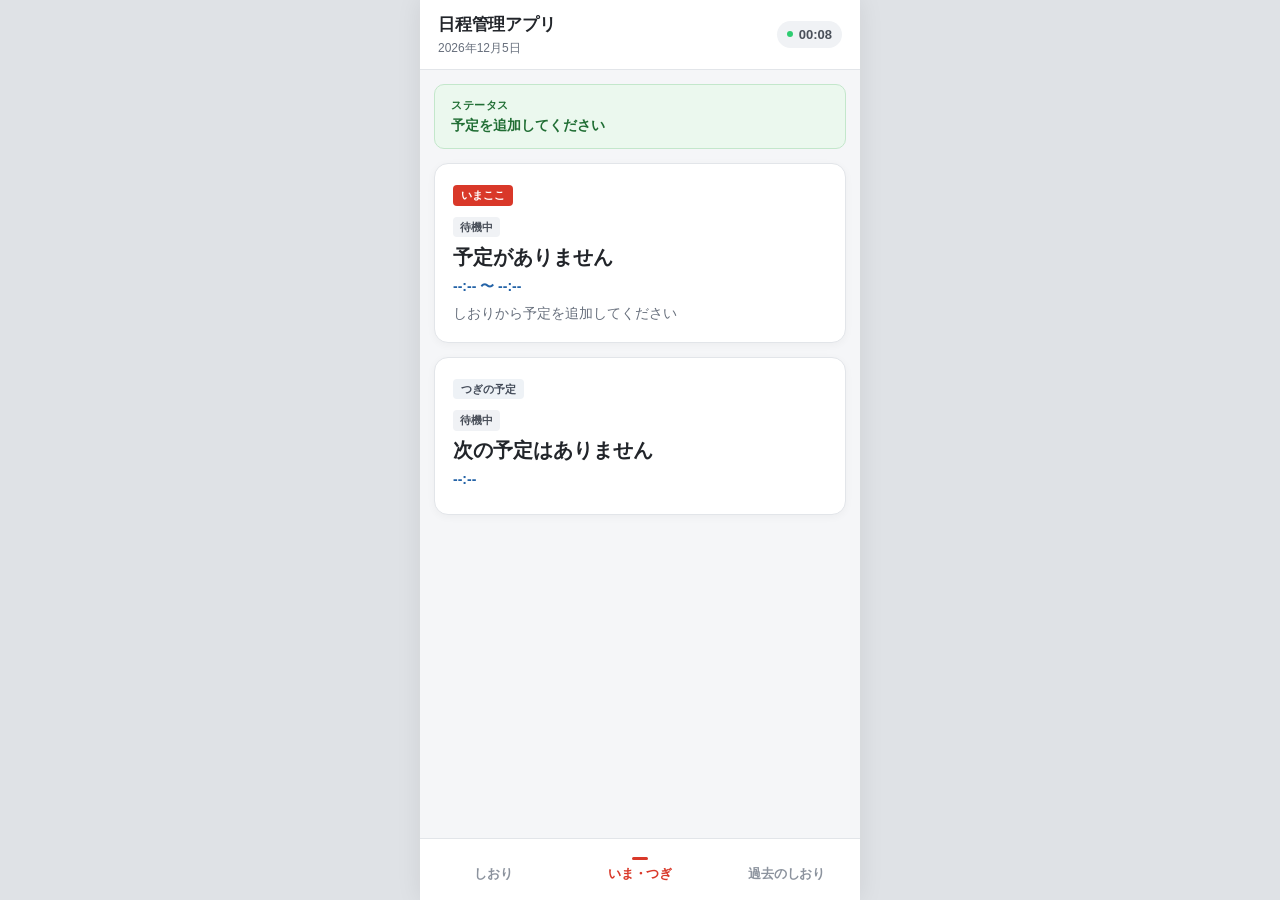
<file: index.html>
<!DOCTYPE html>
<html lang="ja">
<head>
  <meta charset="UTF-8">
  <meta name="viewport" content="width=device-width, initial-scale=1.0, maximum-scale=1.0, user-scalable=no, viewport-fit=cover">
  <meta name="theme-color" content="#FFFFFF">
  <meta name="apple-mobile-web-app-capable" content="yes">
  <meta name="apple-mobile-web-app-status-bar-style" content="default">
  <link rel="apple-touch-icon" href="icon.png">
  <link rel="icon" href="icon.png">
  <link rel="manifest" href="manifest.json">
  <title>日程管理アプリ</title>
  <link rel="stylesheet" href="style.css?v=11">
  <script>
    if ('serviceWorker' in navigator) {
      window.addEventListener('load', () => {
        navigator.serviceWorker.register('./sw.js').then(reg => {
          reg.update(); // 起動時に常に最新バージョンをチェック
        }).catch(err => console.log('SW reg error', err));
      });
    }
  </script>
</head>
<body>

  <!-- モバイルアプリコンテナ -->
  <div class="mobile-frame">
    
    <!-- アプリ共通ヘッダー -->
    <header class="app-header">
      <div class="header-inner">
        <div>
          <h1 class="header-title">日程管理アプリ</h1>
          <div id="header-date-sub" class="header-subtitle">--月--日</div>
        </div>
        <div class="current-time-badge">
          <span class="time-dot"></span>
          <span id="header-clock">09:00</span>
        </div>
      </div>
    </header>

    <!-- メイン表示領域 -->
    <main class="app-content">

      <!-- ================= 画面①: しおり（日程切り替え・事前作成対応） ================= -->
      <section id="view-schedule" class="view-panel">
        
        <!-- 日程ヘッダーカード（前後の日程切り替え・新規日程追加・日程変更） -->
        <div class="schedule-day-card">
          <!-- 上段: 日程ナビゲーションバー -->
          <div class="schedule-day-nav-row">
            <button id="btn-schedule-prev" class="btn-day-nav" title="前の日へ" aria-label="前の日へ">&lt;</button>
            <div class="schedule-day-center">
              <span id="schedule-day-badge" class="day-rel-badge badge-today">本日</span>
              <div class="schedule-select-wrapper">
                <select id="select-schedule-day" class="schedule-day-select">
                  <!-- JSで動的に全日程の選択肢を出力 -->
                </select>
                <span class="select-dropdown-caret">&#9662;</span>
              </div>
            </div>
            <button id="btn-schedule-next" class="btn-day-nav" title="次の日へ" aria-label="次の日へ">&gt;</button>
            <button id="btn-open-add-day-schedule" class="btn-day-add" title="明日や明後日などの新しい日程を追加">+ 日程</button>
          </div>

          <!-- 下段: 日程詳細情報とアクション -->
          <div class="schedule-day-sub-row">
            <div class="schedule-day-meta">
              <span id="main-day-label" class="schedule-full-date">--月--日(--)</span>
              <span id="main-day-spots-count" class="today-count-text">0件の予定</span>
            </div>
            <div class="schedule-day-actions">
              <button id="btn-open-edit-day" class="btn-sub-link" title="この日程の日付変更・削除">日程の変更</button>
              <button id="btn-open-add-schedule" class="btn-primary-small">+ 予定を追加</button>
            </div>
          </div>
        </div>

        <p class="timeline-hint">予定を押すと操作メニュー、長押しで並び替えできます</p>

        <!-- 選択された日程のタイムライン一覧 -->
        <div id="schedule-list" class="schedule-timeline">
          <!-- JSで動的に予定を出力 -->
        </div>
      </section>

      <!-- ================= 画面②: いま・つぎ ================= -->
      <section id="view-now-next" class="view-panel active">
        
        <!-- ステータス（移動タイミング） -->
        <div id="timing-status-card" class="timing-card status-relax">
          <div class="timing-body">
            <div class="timing-label" id="timing-label">ステータス</div>
            <div class="timing-message" id="timing-message">予定を追加してください</div>
          </div>
        </div>

        <!-- 1. いまどこにいるか -->
        <div class="card now-card">
          <div class="card-tag tag-now">いまここ</div>
          <div class="card-content">
            <div class="spot-type-badge-wrap">
              <span id="now-spot-badge" class="type-badge badge-spot">場所</span>
            </div>
            <h3 id="now-spot-title" class="spot-title">予定がありません</h3>
            <p id="now-spot-sub" class="spot-sub-info"></p>
            <p id="now-spot-time" class="spot-time">--:-- 〜 --:--</p>
            <p id="now-spot-memo" class="spot-memo">しおりから予定を追加してください</p>
          </div>
        </div>

        <!-- 2. 次の予定は何か -->
        <div class="card next-card">
          <div class="card-tag tag-next">つぎの予定</div>
          <div class="card-content">
            <div class="spot-type-badge-wrap">
              <span id="next-spot-badge" class="type-badge badge-spot">場所</span>
            </div>
            <h3 id="next-spot-title" class="spot-title">次の予定はありません</h3>
            <p id="next-spot-sub" class="spot-sub-info"></p>
            <p id="next-spot-time" class="spot-time">--:-- 開始予定</p>
            <p id="next-spot-memo" class="spot-memo"></p>
          </div>
        </div>

        <!-- アクションボタン -->
        <div class="action-buttons-wrap">
          <button id="btn-next-action" class="btn-main-action" style="display: none;">
            <span>次へ進む（移動・到着）</span>
            <span class="btn-arrow">&rarr;</span>
          </button>
        </div>

      </section>

      <!-- ================= 画面③: 過去のしおり（過去日程・カレンダー） ================= -->
      <section id="view-undecided" class="view-panel">
        
        <div class="section-box">
          <div class="panel-header">
            <div>
              <h2 class="panel-section-title">過去の日程・しおり</h2>
              <span class="summary-sub">前後の日程を切り替えて閲覧できます</span>
            </div>
            <button id="btn-open-add-day" class="btn-secondary-small">+ 日程追加</button>
          </div>

          <!-- 日程ナビゲーション -->
          <div class="past-day-navigator">
            <button id="btn-past-prev" class="btn-day-nav" title="前の日へ">&lt;</button>
            <div class="past-day-center">
              <select id="select-past-day" class="day-select-dropdown">
                <!-- JSで動的に日付の選択肢を出力 -->
              </select>
            </div>
            <button id="btn-past-next" class="btn-day-nav" title="次の日へ">&gt;</button>
          </div>

          <!-- 選択した日程のしおり一覧 -->
          <div id="past-day-schedule-list" class="schedule-timeline mt-3">
            <!-- JSで動的に予定一覧を出力 -->
          </div>
        </div>

      </section>

    </main>

    <!-- 下部3ボタン ナビゲーションメニュー -->
    <nav class="bottom-nav">
      <button class="nav-button" data-view="schedule">
        <span class="nav-indicator"></span>
        <span class="nav-text">しおり</span>
      </button>

      <button class="nav-button active" data-view="now-next">
        <span class="nav-indicator"></span>
        <span class="nav-text">いま・つぎ</span>
      </button>

      <button class="nav-button" data-view="undecided">
        <span class="nav-indicator"></span>
        <span class="nav-text">過去のしおり</span>
      </button>
    </nav>

  </div>

  <!-- ポップアップモーダル: 予定カードをタップした時のメニュー -->
  <div id="modal-spot-action" class="modal hidden">
    <div class="modal-backdrop"></div>
    <div class="modal-card">
      <div class="modal-header">
        <h3 id="spot-action-title" class="modal-title">予定の操作</h3>
        <button id="btn-close-spot-action" class="modal-close-btn">&times;</button>
      </div>
      <div class="spot-action-body">
        <div id="spot-action-info" class="spot-action-info-box">
          <div id="spot-action-name" class="action-item-name"></div>
          <div id="spot-action-time" class="action-item-time"></div>
        </div>
        <div class="spot-action-buttons">
          <button id="btn-set-as-current" class="btn-action-primary">
            <div class="btn-action-text">
              <strong>現在の予定にする</strong>
              <small>しおりで赤く囲み、現在地として設定します</small>
            </div>
          </button>
          
          <button id="btn-open-edit-content" class="btn-action-secondary">
            <div class="btn-action-text">
              <strong>内容を変更する</strong>
              <small>時間、場所名、駅名、乗り場などを編集します</small>
            </div>
          </button>

          <button id="btn-delete-from-action" class="btn-action-danger">
            <div class="btn-action-text">
              <strong>この予定を削除する</strong>
            </div>
          </button>
        </div>
      </div>
    </div>
  </div>

  <!-- モーダル: 予定・交通機関の追加・編集 -->
  <div id="modal-edit-item" class="modal hidden">
    <div class="modal-backdrop"></div>
    <div class="modal-card">
      <div class="modal-header">
        <h3 id="modal-title">予定の追加</h3>
        <button id="btn-close-modal" class="modal-close-btn">&times;</button>
      </div>
      <form id="schedule-form" class="modal-body">
        <input type="hidden" id="form-item-id">
        
        <!-- 種別選択: 場所・予定名 or 交通機関 -->
        <div class="form-group">
          <label class="form-label-bold">追加する情報の種類 *</label>
          <div class="type-selector-tabs">
            <label class="type-tab-label">
              <input type="radio" name="entry-type" value="spot" checked id="radio-type-spot">
              <span class="type-tab-card">場所・予定名</span>
            </label>
            <label class="type-tab-label">
              <input type="radio" name="entry-type" value="transit" id="radio-type-transit">
              <span class="type-tab-card">交通機関・移動</span>
            </label>
          </div>
        </div>

        <!-- 1. 場所・予定名の場合の入力（最寄り駅を追加、路線・駅は削除） -->
        <div id="field-spot-container" class="form-group-stack">
          <div class="form-group">
            <label for="form-title">場所・予定名 *</label>
            <input type="text" id="form-title" placeholder="例: 清水寺、祇園でランチ" class="input-text">
          </div>
          <div class="form-group mt-2">
            <label for="form-nearest-station">最寄り駅（任意）</label>
            <input type="text" id="form-nearest-station" placeholder="例: 清水五条駅、祇園四条駅" class="input-text">
          </div>
        </div>

        <!-- 2. 交通機関の場合の入力（乗車駅・降車駅を一番上へ、乗り場欄を追加） -->
        <div id="field-transit-container" class="transit-container hidden" style="display: none;">
          <!-- 乗車駅・降車駅（一番上に配置） -->
          <div class="form-row">
            <div class="form-group flex-1">
              <label for="form-departure-station">乗車駅 *</label>
              <input type="text" id="form-departure-station" placeholder="例: 京都駅" class="input-text">
            </div>
            <div class="station-arrow-col">&rarr;</div>
            <div class="form-group flex-1">
              <label for="form-arrival-station">降車駅 *</label>
              <input type="text" id="form-arrival-station" placeholder="例: 稲荷駅" class="input-text">
            </div>
          </div>

          <!-- 何番乗り場か -->
          <div class="form-group mt-2">
            <label for="form-transit-platform">乗り場（番線）（任意）</label>
            <input type="text" id="form-transit-platform" placeholder="例: 8番のりば、D2乗り場" class="input-text">
          </div>

          <!-- 路線・交通手段 -->
          <div class="form-group mt-2">
            <label for="form-transit-line">路線・交通手段（任意）</label>
            <input type="text" id="form-transit-line" placeholder="例: JR奈良線、市バス206系統、徒歩" class="input-text">
            <div class="transit-chips mt-1">
              <button type="button" class="transit-chip" data-val="JR">JR</button>
              <button type="button" class="transit-chip" data-val="地下鉄">地下鉄</button>
              <button type="button" class="transit-chip" data-val="京阪">京阪</button>
              <button type="button" class="transit-chip" data-val="阪急">阪急</button>
              <button type="button" class="transit-chip" data-val="市バス">市バス</button>
              <button type="button" class="transit-chip" data-val="徒歩">徒歩</button>
              <button type="button" class="transit-chip" data-val="タクシー">タクシー</button>
            </div>
          </div>
        </div>

        <!-- 時間入力 -->
        <div class="form-row mt-2">
          <div class="form-group flex-1">
            <label for="form-start-time" id="label-start-time">開始・出発時刻 *</label>
            <input type="time" id="form-start-time" required class="input-text">
          </div>
          <div class="form-group flex-1">
            <label for="form-end-time" id="label-end-time">終了・到着時刻</label>
            <input type="time" id="form-end-time" class="input-text">
          </div>
        </div>

        <div class="form-group mt-2">
          <label for="form-memo">メモ（注意点・予約・料金など）</label>
          <input type="text" id="form-memo" placeholder="例: 乗換注意、予約番号など" class="input-text">
        </div>

        <div class="modal-actions">
          <button type="button" id="btn-delete-item" class="btn-delete hidden">削除</button>
          <div class="flex-spacer"></div>
          <button type="button" id="btn-cancel-modal" class="btn-cancel">キャンセル</button>
          <button type="submit" class="btn-submit">保存</button>
        </div>
      </form>
    </div>
  </div>

  <!-- モーダル: 新しい日程の追加 -->
  <div id="modal-add-day" class="modal hidden">
    <div class="modal-backdrop"></div>
    <div class="modal-card">
      <div class="modal-header">
        <h3 id="modal-add-day-title">新しい日程を追加</h3>
        <button id="btn-close-day-modal" class="modal-close-btn">&times;</button>
      </div>
      <form id="day-form" class="modal-body">
        <div class="form-group">
          <label for="new-day-date">日付 *</label>
          <input type="date" id="new-day-date" required class="input-text">
        </div>
        <div class="modal-actions">
          <div class="flex-spacer"></div>
          <button type="button" id="btn-cancel-day-modal" class="btn-cancel">キャンセル</button>
          <button type="submit" class="btn-submit">追加する</button>
        </div>
      </form>
    </div>
  </div>

  <!-- モーダル: 日程の変更・削除 -->
  <div id="modal-edit-day" class="modal hidden">
    <div class="modal-backdrop"></div>
    <div class="modal-card">
      <div class="modal-header">
        <h3 id="modal-edit-day-title">日程の変更</h3>
        <button id="btn-close-edit-day-modal" class="modal-close-btn">&times;</button>
      </div>
      <form id="edit-day-form" class="modal-body">
        <div class="form-group">
          <label for="edit-day-date">日付 *</label>
          <input type="date" id="edit-day-date" required class="input-text">
        </div>
        <div class="modal-actions">
          <button type="button" id="btn-delete-day" class="btn-delete">この日程を削除</button>
          <div class="flex-spacer"></div>
          <button type="button" id="btn-cancel-edit-day-modal" class="btn-cancel">キャンセル</button>
          <button type="submit" class="btn-submit">変更を保存</button>
        </div>
      </form>
    </div>
  </div>

  <!-- 操作フィードバック用トースト通知 -->
  <div id="app-toast" class="app-toast"></div>

  <script src="app.js?v=11"></script>
</body>
</html>
</file>
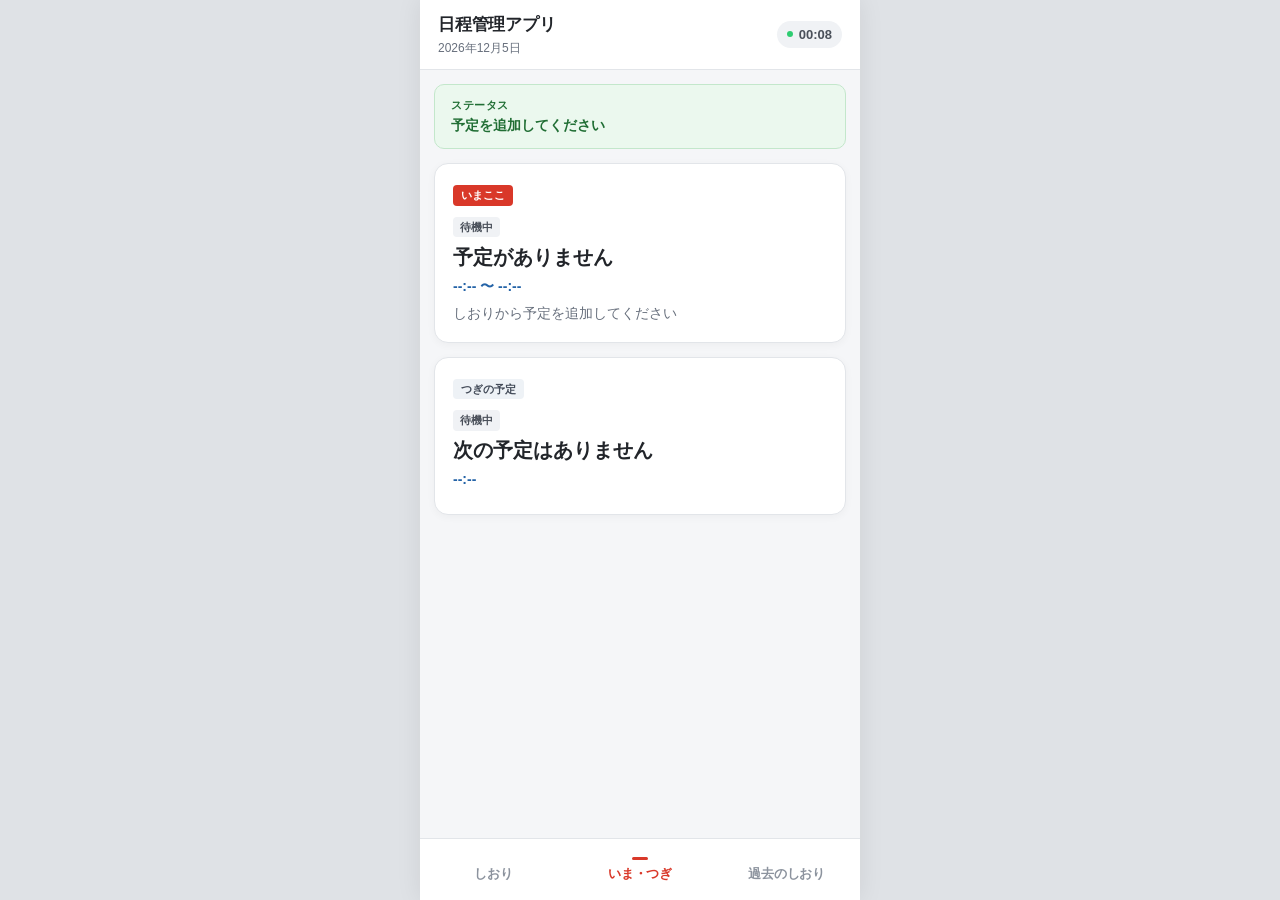
<file: kyoto_app.html>
<!DOCTYPE html>
<html lang="ja">
<head>
  <meta charset="UTF-8">
  <meta name="viewport" content="width=device-width, initial-scale=1.0, maximum-scale=1.0, user-scalable=no, viewport-fit=cover">
  <meta name="theme-color" content="#FFFFFF">
  <meta name="apple-mobile-web-app-capable" content="yes">
  <meta name="apple-mobile-web-app-status-bar-style" content="default">
  <link rel="apple-touch-icon" href="icon.png">
  <link rel="icon" href="icon.png">
  <link rel="manifest" href="manifest.json">
  <title>日程管理アプリ</title>
  <style>
/* ===================================================
   日程管理アプリ - スタイルシート (絵文字なし・ミニマルデザイン)
   =================================================== */

:root {
  --primary-red: #D93829;       /* 朱色・現在予定の赤枠カラー */
  --primary-red-bg: #FFF5F4;    /* 現在予定の薄い赤背景 */
  --text-main: #22252A;
  --text-sub: #68707D;
  --bg-app: #F5F6F8;
  --card-bg: #FFFFFF;
  --border-color: #E2E5E9;
  --accent-blue: #2463A7;
  --accent-blue-bg: #EEF5FB;
  --radius-lg: 14px;
  --radius-md: 10px;
  --radius-sm: 6px;
}

* {
  box-sizing: border-box;
  margin: 0;
  padding: 0;
  -webkit-tap-highlight-color: transparent;
}

body {
  font-family: -apple-system, BlinkMacSystemFont, "Segoe UI", Roboto, "Hiragino Sans", "Hiragino Kaku Gothic ProN", Meiryo, sans-serif;
  background-color: #DFE2E6;
  color: var(--text-main);
  line-height: 1.5;
  display: flex;
  justify-content: center;
  min-height: 100vh;
}

/* スマホ表示フレーム */
.mobile-frame {
  width: 100%;
  max-width: 440px;
  min-height: 100vh;
  background-color: var(--bg-app);
  display: flex;
  flex-direction: column;
  position: relative;
  box-shadow: 0 0 24px rgba(0, 0, 0, 0.08);
}

/* ヘッダー */
.app-header {
  background-color: #FFFFFF;
  border-bottom: 1px solid var(--border-color);
  padding: 12px 18px;
  position: sticky;
  top: 0;
  z-index: 20;
}

.header-inner {
  display: flex;
  justify-content: space-between;
  align-items: center;
}

.header-title {
  font-size: 17px;
  font-weight: 700;
  letter-spacing: -0.2px;
}

.header-subtitle {
  font-size: 12px;
  color: var(--text-sub);
  margin-top: 1px;
}

.current-time-badge {
  display: flex;
  align-items: center;
  gap: 6px;
  background: #F0F2F5;
  padding: 4px 10px;
  border-radius: 20px;
  font-size: 13px;
  font-weight: 600;
  color: #4A505A;
}

.time-dot {
  width: 6px;
  height: 6px;
  background-color: #2ECC71;
  border-radius: 50%;
  display: inline-block;
}

/* メインコンテンツ領域 */
.app-content {
  flex: 1;
  padding: 14px 14px 84px 14px;
  overflow-y: auto;
}

.view-panel {
  display: none;
}

.view-panel.active {
  display: block;
}

.panel-header {
  display: flex;
  justify-content: space-between;
  align-items: center;
  margin-bottom: 8px;
}

.panel-section-title {
  font-size: 16px;
  font-weight: 700;
}

.summary-sub {
  font-size: 12px;
  color: var(--text-sub);
}

.btn-primary-small {
  background-color: var(--primary-red);
  color: #FFFFFF;
  border: none;
  font-size: 13px;
  font-weight: 600;
  padding: 6px 12px;
  border-radius: var(--radius-sm);
  cursor: pointer;
}

.btn-primary-small:active {
  opacity: 0.9;
}

.btn-secondary-small {
  background-color: #EAECEF;
  color: var(--text-main);
  border: none;
  font-size: 13px;
  font-weight: 600;
  padding: 6px 12px;
  border-radius: var(--radius-sm);
  cursor: pointer;
}

/* ===================================================
   本日のしおりヘッダーカード ＆ 日程ナビゲーションカード
   =================================================== */
.today-header-card {
  background-color: #FFFFFF;
  border-radius: var(--radius-md);
  padding: 12px 14px;
  display: flex;
  align-items: center;
  justify-content: space-between;
  margin-bottom: 12px;
  border: 1px solid var(--border-color);
}

.today-header-info {
  display: flex;
  align-items: center;
  gap: 8px;
}

.today-badge {
  background-color: var(--primary-red);
  color: #FFFFFF;
  font-size: 10px;
  font-weight: 700;
  padding: 2px 6px;
  border-radius: 4px;
}

.today-date-text {
  font-size: 16px;
  font-weight: 700;
}

.today-count-text {
  font-size: 12px;
  color: var(--text-sub);
  margin-left: 4px;
}

/* 日程ヘッダーカード（日程切り替え・事前作成対応） */
.schedule-day-card {
  background-color: #FFFFFF;
  border-radius: var(--radius-md);
  padding: 12px 14px;
  margin-bottom: 12px;
  border: 1px solid var(--border-color);
  box-shadow: 0 2px 6px rgba(0, 0, 0, 0.03);
  display: flex;
  flex-direction: column;
  gap: 10px;
}

/* 上段: 日程ナビゲーション */
.schedule-day-nav-row {
  display: flex;
  align-items: center;
  justify-content: space-between;
  gap: 6px;
}

.schedule-day-center {
  flex: 1;
  display: flex;
  align-items: center;
  gap: 6px;
  min-width: 0;
}

/* 相対関係バッジ */
.day-rel-badge {
  font-size: 10px;
  font-weight: 700;
  padding: 3px 6px;
  border-radius: 4px;
  white-space: nowrap;
  flex-shrink: 0;
}

.day-rel-badge.badge-today {
  background-color: var(--primary-red);
  color: #FFFFFF;
}

.day-rel-badge.badge-tomorrow {
  background-color: #2463A7;
  color: #FFFFFF;
}

.day-rel-badge.badge-day-after {
  background-color: #5C6BC0;
  color: #FFFFFF;
}

.day-rel-badge.badge-future {
  background-color: #4A5568;
  color: #FFFFFF;
}

.day-rel-badge.badge-past {
  background-color: #8C939E;
  color: #FFFFFF;
}

/* 日程セレクトボックスのラップ */
.schedule-select-wrapper {
  position: relative;
  flex: 1;
  min-width: 0;
}

.schedule-day-select {
  width: 100%;
  padding: 6px 22px 6px 8px;
  border-radius: var(--radius-sm);
  border: 1px solid var(--border-color);
  font-size: 13px;
  font-weight: 700;
  color: var(--text-main);
  background-color: #F8FAFC;
  cursor: pointer;
  appearance: none;
  -webkit-appearance: none;
  text-overflow: ellipsis;
  white-space: nowrap;
  overflow: hidden;
}

.schedule-day-select:focus {
  outline: none;
  border-color: var(--accent-blue);
  background-color: #FFFFFF;
}

.select-dropdown-caret {
  position: absolute;
  right: 6px;
  top: 50%;
  transform: translateY(-50%);
  font-size: 10px;
  color: var(--text-sub);
  pointer-events: none;
}

/* + 日程ボタン */
.btn-day-add {
  background-color: var(--accent-blue-bg);
  color: var(--accent-blue);
  border: 1px solid rgba(36, 99, 167, 0.25);
  font-size: 12px;
  font-weight: 700;
  padding: 6px 10px;
  border-radius: var(--radius-sm);
  cursor: pointer;
  white-space: nowrap;
  flex-shrink: 0;
  transition: background-color 0.15s ease;
}

.btn-day-add:active {
  background-color: #D9E9F9;
}

/* 下段: 日程詳細 & アクションボタン */
.schedule-day-sub-row {
  display: flex;
  align-items: center;
  justify-content: space-between;
  gap: 8px;
  padding-top: 8px;
  border-top: 1px dashed var(--border-color);
}

.schedule-day-meta {
  display: flex;
  align-items: baseline;
  gap: 6px;
  flex-wrap: wrap;
}

.schedule-full-date {
  font-size: 15px;
  font-weight: 700;
  color: var(--text-main);
}

.schedule-day-actions {
  display: flex;
  align-items: center;
  gap: 6px;
}

.btn-sub-link {
  background: none;
  border: none;
  color: var(--text-sub);
  font-size: 12px;
  padding: 4px 6px;
  border-radius: var(--radius-sm);
  cursor: pointer;
  text-decoration: underline;
  text-underline-offset: 2px;
}

.btn-sub-link:hover, .btn-sub-link:active {
  color: var(--text-main);
  background-color: #F0F2F5;
}

.timeline-hint {
  font-size: 12px;
  color: var(--text-sub);
  margin-bottom: 12px;
}

/* ===================================================
   ① しおり (予定一覧)
   =================================================== */
.schedule-timeline {
  display: flex;
  flex-direction: column;
  gap: 10px;
}

.schedule-card {
  background-color: var(--card-bg);
  border-radius: var(--radius-md);
  padding: 14px 16px;
  border: 1.5px solid var(--border-color);
  position: relative;
  cursor: pointer;
  transition: transform 0.15s ease, box-shadow 0.15s ease, opacity 0.15s ease;
  user-select: none;
  -webkit-user-select: none;
  touch-action: pan-y;
}

.schedule-card:active {
  transform: scale(0.99);
}

/* ★ 現在の予定は赤く囲まれる表示 ★ */
.schedule-card.is-current {
  border: 2.5px solid var(--primary-red) !important;
  background-color: var(--primary-red-bg);
  box-shadow: 0 4px 16px rgba(217, 56, 41, 0.18);
}

.schedule-card.is-current::before {
  content: "現在";
  position: absolute;
  top: -10px;
  right: 14px;
  background-color: var(--primary-red);
  color: #FFFFFF;
  font-size: 10px;
  font-weight: 700;
  padding: 1px 8px;
  border-radius: 8px;
  letter-spacing: 0.5px;
}

.schedule-card.is-past {
  opacity: 0.55;
  background-color: #FAFAFA;
}

/* 交通機関カードの個別スタイル */
.schedule-card.is-transit {
  border-left: 5px solid var(--accent-blue);
  background-color: #F8FBFE;
}

.schedule-card.is-transit.is-current {
  border: 2.5px solid var(--primary-red) !important;
  border-left: 6px solid var(--primary-red) !important;
  background-color: var(--primary-red-bg);
}

.card-top-row {
  display: flex;
  justify-content: space-between;
  align-items: center;
  margin-bottom: 6px;
}

.type-badge {
  display: inline-block;
  font-size: 11px;
  font-weight: 700;
  padding: 2px 7px;
  border-radius: 4px;
}

.badge-spot {
  background-color: #F0F2F5;
  color: #4A505A;
}

.badge-transit {
  background-color: var(--accent-blue-bg);
  color: var(--accent-blue);
}

.schedule-time {
  font-size: 14px;
  font-weight: 700;
  color: var(--accent-blue);
}

.schedule-card.is-current .schedule-time {
  color: var(--primary-red);
}

.schedule-title {
  font-size: 16px;
  font-weight: 700;
  color: var(--text-main);
  margin-bottom: 4px;
}

/* ★ ご要望: 乗車駅と降車駅どちらもハッキリ見える表示 ★ */
.schedule-stations-row {
  font-size: 16px;
  font-weight: 700;
  color: var(--text-main);
  display: flex;
  align-items: center;
  gap: 8px;
  margin-bottom: 4px;
}

.station-badge {
  background-color: #FFFFFF;
  padding: 3px 8px;
  border-radius: 4px;
  border: 1px solid #D2DFEE;
  color: var(--accent-blue);
}

.station-arrow {
  color: var(--accent-blue);
  font-size: 14px;
}

.transit-sub-row {
  display: flex;
  align-items: center;
  gap: 6px;
  font-size: 13px;
  color: var(--text-sub);
  margin-bottom: 4px;
}

.platform-badge {
  background-color: #FFF3DC;
  color: #B26A00;
  font-size: 11px;
  font-weight: 700;
  padding: 1px 6px;
  border-radius: 4px;
  border: 1px solid #FFE2AA;
}

.nearest-badge {
  display: inline-block;
  background-color: #F0F2F5;
  color: #555E6D;
  font-size: 11px;
  padding: 1px 7px;
  border-radius: 4px;
  margin-bottom: 4px;
}

.schedule-memo {
  font-size: 13px;
  color: var(--text-sub);
  margin-top: 2px;
}

/* ===================================================
   ② いま・つぎ
   =================================================== */
.timing-card {
  border-radius: var(--radius-md);
  padding: 12px 16px;
  margin-bottom: 14px;
  border: 1px solid transparent;
}

.timing-card.status-relax {
  background-color: #EBF8EE;
  border-color: #C3E7CB;
  color: #206E34;
}

.timing-card.status-warning {
  background-color: #FFF9E6;
  border-color: #FFE599;
  color: #945B00;
}

.timing-card.status-move {
  background-color: #E8F2FC;
  border-color: #BCD9F6;
  color: #175294;
}

.timing-label {
  font-size: 11px;
  font-weight: 700;
  letter-spacing: 0.5px;
}

.timing-message {
  font-size: 14px;
  font-weight: 600;
  margin-top: 2px;
}

.card {
  background-color: var(--card-bg);
  border-radius: var(--radius-lg);
  padding: 18px;
  margin-bottom: 14px;
  border: 1.5px solid var(--border-color);
  box-shadow: 0 2px 8px rgba(0, 0, 0, 0.04);
}

.card-tag {
  display: inline-block;
  font-size: 11px;
  font-weight: 700;
  padding: 2px 8px;
  border-radius: 4px;
  margin-bottom: 8px;
}

.tag-now {
  background-color: var(--primary-red);
  color: #FFFFFF;
}

.tag-next {
  background-color: #EEF2F6;
  color: #434B58;
}

.spot-type-badge-wrap {
  margin-bottom: 4px;
}

.spot-title {
  font-size: 20px;
  font-weight: 700;
  margin-bottom: 4px;
  color: var(--text-main);
}

.spot-sub-info {
  font-size: 13px;
  font-weight: 600;
  color: var(--accent-blue);
  margin-bottom: 4px;
}

.spot-time {
  font-size: 14px;
  font-weight: 600;
  color: var(--accent-blue);
  margin-bottom: 6px;
}

.spot-memo {
  font-size: 14px;
  color: var(--text-sub);
}

.action-buttons-wrap {
  margin-top: 18px;
}

.btn-main-action {
  width: 100%;
  padding: 15px;
  background-color: var(--primary-red);
  color: #FFFFFF;
  border: none;
  border-radius: var(--radius-md);
  font-size: 16px;
  font-weight: 700;
  cursor: pointer;
  display: flex;
  justify-content: center;
  align-items: center;
  gap: 8px;
  box-shadow: 0 4px 12px rgba(217, 56, 41, 0.25);
}

.btn-main-action:active {
  transform: scale(0.98);
}

/* ===================================================
   ③ 過去のしおり
   =================================================== */
.section-box {
  background-color: #FFFFFF;
  border-radius: var(--radius-md);
  padding: 16px;
  border: 1px solid var(--border-color);
}

.mt-1 {
  margin-top: 4px;
}

.mt-2 {
  margin-top: 8px;
}

.mt-3 {
  margin-top: 12px;
}

.past-day-navigator {
  display: flex;
  align-items: center;
  justify-content: space-between;
  gap: 8px;
  margin-top: 10px;
}

.btn-day-nav {
  width: 32px;
  height: 32px;
  border-radius: var(--radius-sm);
  background-color: #F0F2F5;
  border: none;
  font-size: 15px;
  font-weight: 700;
  color: var(--text-main);
  cursor: pointer;
  display: flex;
  align-items: center;
  justify-content: center;
}

.btn-day-nav:active {
  background-color: #E2E5E9;
}

.past-day-center {
  flex: 1;
}

.day-select-dropdown {
  width: 100%;
  padding: 8px 10px;
  border-radius: var(--radius-sm);
  border: 1px solid var(--border-color);
  font-size: 14px;
  font-weight: 600;
  color: var(--text-main);
  background-color: #FAFAFA;
}

/* ===================================================
   下部3ボタン ナビゲーションバー
   =================================================== */
.bottom-nav {
  position: fixed;
  bottom: 0;
  left: 50%;
  transform: translateX(-50%);
  width: 100%;
  max-width: 440px;
  height: 62px;
  background-color: #FFFFFF;
  border-top: 1px solid var(--border-color);
  display: flex;
  justify-content: space-around;
  align-items: center;
  padding-bottom: env(safe-area-inset-bottom, 0px);
  z-index: 30;
}

.nav-button {
  flex: 1;
  height: 100%;
  background: none;
  border: none;
  display: flex;
  flex-direction: column;
  align-items: center;
  justify-content: center;
  gap: 5px;
  color: #8C939E;
  cursor: pointer;
  position: relative;
  transition: all 0.15s ease;
}

.nav-indicator {
  width: 16px;
  height: 3px;
  background-color: transparent;
  border-radius: 2px;
  transition: background-color 0.2s ease;
}

.nav-button.active .nav-indicator {
  background-color: var(--primary-red);
}

.nav-text {
  font-size: 13px;
  font-weight: 700;
  letter-spacing: -0.2px;
}

.nav-button.active .nav-text {
  color: var(--primary-red);
}

/* ===================================================
   モーダル & ポップアップ
   =================================================== */
.modal {
  position: fixed;
  top: 0;
  left: 0;
  width: 100%;
  height: 100%;
  z-index: 50;
  display: flex;
  align-items: flex-end;
  justify-content: center;
}

.hidden,
.modal.hidden {
  display: none !important;
}

.modal-backdrop {
  position: absolute;
  width: 100%;
  height: 100%;
  background: rgba(0, 0, 0, 0.45);
}

.modal-card {
  position: relative;
  width: 100%;
  max-width: 440px;
  box-sizing: border-box;
  background-color: #FFFFFF;
  border-radius: var(--radius-lg) var(--radius-lg) 0 0;
  padding: 18px 16px;
  z-index: 51;
  max-height: 90vh;
  overflow-y: auto;
  animation: slideUp 0.2s ease-out;
}

@keyframes slideUp {
  from { transform: translateY(100%); }
  to { transform: translateY(0); }
}

.modal-header {
  display: flex;
  justify-content: space-between;
  align-items: center;
  margin-bottom: 16px;
}

.modal-header h3 {
  font-size: 17px;
  font-weight: 700;
}

.modal-close-btn {
  background: none;
  border: none;
  font-size: 22px;
  color: var(--text-sub);
  cursor: pointer;
  width: 32px;
  height: 32px;
  display: flex;
  align-items: center;
  justify-content: center;
  border-radius: 50%;
}

.spot-action-info-box {
  background-color: #F8F9FA;
  padding: 12px 14px;
  border-radius: var(--radius-sm);
  margin-bottom: 16px;
  border: 1px solid var(--border-color);
}

.action-item-name {
  font-size: 16px;
  font-weight: 700;
  color: var(--text-main);
}

.action-item-time {
  font-size: 13px;
  color: var(--accent-blue);
  margin-top: 2px;
}

.spot-action-buttons {
  display: flex;
  flex-direction: column;
  gap: 10px;
}

.btn-action-primary, .btn-action-secondary, .btn-action-danger {
  width: 100%;
  padding: 13px 16px;
  border-radius: var(--radius-md);
  border: 1.5px solid transparent;
  cursor: pointer;
  text-align: left;
}

.btn-action-primary {
  background-color: var(--primary-red-bg);
  border-color: #F8C8C4;
  color: var(--primary-red);
}

.btn-action-secondary {
  background-color: #F5F6F8;
  border-color: var(--border-color);
  color: var(--text-main);
}

.btn-action-danger {
  background-color: #FFFFFF;
  border-color: #FBD5D5;
  color: #DC3545;
}

.btn-action-text strong {
  display: block;
  font-size: 15px;
}

.btn-action-text small {
  display: block;
  font-size: 12px;
  opacity: 0.8;
  margin-top: 2px;
}

.form-label-bold {
  font-size: 13px;
  font-weight: 700;
  color: var(--text-main);
}

.type-selector-tabs {
  display: flex;
  gap: 8px;
  margin-top: 4px;
}

.type-tab-label {
  flex: 1;
  cursor: pointer;
}

.type-tab-label input[type="radio"] {
  display: none;
}

.type-tab-card {
  display: block;
  padding: 9px;
  text-align: center;
  border-radius: var(--radius-sm);
  background-color: #F0F2F5;
  font-size: 13px;
  font-weight: 700;
  color: var(--text-sub);
  border: 1.5px solid transparent;
}

.type-tab-label input[type="radio"]:checked + .type-tab-card {
  background-color: #FFFFFF;
  border-color: var(--primary-red);
  color: var(--primary-red);
  box-shadow: 0 2px 6px rgba(217, 56, 41, 0.15);
}

/* 交通機関（乗車駅・降車駅）のレイアウト */
.transit-container {
  display: flex;
  flex-direction: column;
  gap: 2px;
}

.transit-container.hidden,
.form-group-stack.hidden {
  display: none !important;
}

.form-group-stack {
  display: flex;
  flex-direction: column;
}

.station-arrow-col {
  display: flex;
  align-items: center;
  justify-content: center;
  padding-bottom: 9px;
  font-size: 16px;
  font-weight: 700;
  color: var(--accent-blue);
  flex-shrink: 0;
  width: 18px;
}

.transit-chips {
  display: flex;
  flex-wrap: wrap;
  gap: 5px;
}

.transit-chip {
  background: #F0F2F5;
  border: none;
  padding: 4px 8px;
  border-radius: 4px;
  font-size: 11px;
  font-weight: 600;
  color: #4A505A;
  cursor: pointer;
}

.modal-body {
  display: flex;
  flex-direction: column;
  gap: 10px;
}

.form-group {
  display: flex;
  flex-direction: column;
  gap: 5px;
}

.form-group label {
  font-size: 12px;
  font-weight: 600;
  color: var(--text-sub);
}

.form-row {
  display: flex;
  align-items: flex-end;
  gap: 6px;
  width: 100%;
}

.flex-1 {
  flex: 1 1 0%;
  min-width: 0;
}

.input-text {
  width: 100%;
  box-sizing: border-box;
  min-width: 0;
  padding: 9px 10px;
  border: 1px solid var(--border-color);
  border-radius: var(--radius-sm);
  font-size: 14px;
  outline: none;
  background-color: #FAFAFA;
}

.input-text:focus {
  border-color: var(--primary-red);
  background-color: #FFFFFF;
}

.modal-actions {
  display: flex;
  align-items: center;
  gap: 10px;
  margin-top: 10px;
}

.flex-spacer {
  flex: 1;
}

.btn-cancel {
  background: #F0F2F5;
  border: none;
  padding: 9px 16px;
  border-radius: var(--radius-sm);
  font-size: 14px;
  font-weight: 600;
  cursor: pointer;
}

.btn-submit {
  background: var(--primary-red);
  color: #FFFFFF;
  border: none;
  padding: 9px 20px;
  border-radius: var(--radius-sm);
  font-size: 14px;
  font-weight: 700;
  cursor: pointer;
}

.btn-delete {
  background: none;
  border: none;
  color: #DC3545;
  font-size: 14px;
  font-weight: 600;
  cursor: pointer;
}

/* ===================================================
   予定の長押しドラッグ＆ドロップ並び替えスタイル
   =================================================== */

/* ドラッグ元のプレースホルダー */
.schedule-card.is-dragging-original {
  opacity: 0.35 !important;
  border: 2px dashed #9EABC0 !important;
  background-color: #F0F3F8 !important;
  box-shadow: none !important;
  transform: scale(0.98) !important;
}

/* 長押し中に浮き上がるゴースト要素 */
.drag-ghost {
  position: fixed !important;
  z-index: 10000 !important;
  pointer-events: none !important;
  border-radius: var(--radius-md) !important;
  background-color: #FFFFFF !important;
  border: 2px solid var(--accent-blue) !important;
  box-shadow: 0 14px 32px rgba(20, 45, 80, 0.28) !important;
  transform: scale(1.03) !important;
  opacity: 0.96 !important;
  margin: 0 !important;
  box-sizing: border-box !important;
  transition: transform 0.08s ease, box-shadow 0.08s ease !important;
}

.drag-ghost.is-current {
  border: 2.5px solid var(--primary-red) !important;
}

/* 挿入位置を示す青いラインインジケーター */
.drop-indicator {
  height: 4px;
  background-color: var(--accent-blue);
  border-radius: 2px;
  margin: 4px 0;
  box-shadow: 0 0 10px rgba(36, 99, 167, 0.6);
  position: relative;
  transition: all 0.15s ease;
}

.drop-indicator::before {
  content: "";
  position: absolute;
  left: -4px;
  top: -4px;
  width: 12px;
  height: 12px;
  border-radius: 50%;
  background-color: var(--accent-blue);
}

.drop-indicator::after {
  content: "";
  position: absolute;
  right: -4px;
  top: -4px;
  width: 12px;
  height: 12px;
  border-radius: 50%;
  background-color: var(--accent-blue);
}

/* カード右上の控えめなドラッグ用グリップアイコン */
.drag-grip-icon {
  display: inline-flex;
  flex-direction: column;
  justify-content: center;
  align-items: center;
  gap: 2.5px;
  width: 16px;
  height: 16px;
  opacity: 0.35;
  margin-left: 6px;
  cursor: grab;
}

.drag-grip-icon span {
  display: block;
  width: 12px;
  height: 2px;
  background-color: #555E6D;
  border-radius: 1px;
}

.schedule-card:active .drag-grip-icon {
  opacity: 0.7;
}

/* 並び替え完了時のトースト通知 */
.app-toast {
  position: fixed;
  bottom: 80px;
  left: 50%;
  transform: translateX(-50%) translateY(20px);
  background-color: rgba(30, 36, 46, 0.92);
  color: #FFFFFF;
  padding: 10px 18px;
  border-radius: 20px;
  font-size: 13px;
  font-weight: 600;
  box-shadow: 0 6px 20px rgba(0, 0, 0, 0.25);
  z-index: 99999;
  opacity: 0;
  pointer-events: none;
  transition: opacity 0.25s ease, transform 0.25s ease;
  white-space: nowrap;
}

.app-toast.show {
  opacity: 1;
  transform: translateX(-50%) translateY(0);
}

/* ===================================================
   時間重複（時間かぶり）表示スタイル
   =================================================== */
.overlap-badge {
  display: inline-block;
  font-size: 11px;
  font-weight: 700;
  color: #C0392B;
  background-color: #FDEDEC;
  border: 1px solid #F5B7B1;
  padding: 1px 7px;
  border-radius: 4px;
  letter-spacing: 0.3px;
}

.schedule-card.is-overlapping {
  border-color: #F5B7B1 !important;
  background-color: #FFFDFD;
}

</style>
  <script>
    if ('serviceWorker' in navigator) {
      window.addEventListener('load', () => {
        navigator.serviceWorker.register('./sw.js').then(reg => {
          reg.update(); // 起動時に常に最新バージョンをチェック
        }).catch(err => console.log('SW reg error', err));
      });
    }
  </script>
</head>
<body>

  <!-- モバイルアプリコンテナ -->
  <div class="mobile-frame">
    
    <!-- アプリ共通ヘッダー -->
    <header class="app-header">
      <div class="header-inner">
        <div>
          <h1 class="header-title">日程管理アプリ</h1>
          <div id="header-date-sub" class="header-subtitle">--月--日</div>
        </div>
        <div class="current-time-badge">
          <span class="time-dot"></span>
          <span id="header-clock">09:00</span>
        </div>
      </div>
    </header>

    <!-- メイン表示領域 -->
    <main class="app-content">

      <!-- ================= 画面①: しおり（日程切り替え・事前作成対応） ================= -->
      <section id="view-schedule" class="view-panel">
        
        <!-- 日程ヘッダーカード（前後の日程切り替え・新規日程追加・日程変更） -->
        <div class="schedule-day-card">
          <!-- 上段: 日程ナビゲーションバー -->
          <div class="schedule-day-nav-row">
            <button id="btn-schedule-prev" class="btn-day-nav" title="前の日へ" aria-label="前の日へ">&lt;</button>
            <div class="schedule-day-center">
              <span id="schedule-day-badge" class="day-rel-badge badge-today">本日</span>
              <div class="schedule-select-wrapper">
                <select id="select-schedule-day" class="schedule-day-select">
                  <!-- JSで動的に全日程の選択肢を出力 -->
                </select>
                <span class="select-dropdown-caret">&#9662;</span>
              </div>
            </div>
            <button id="btn-schedule-next" class="btn-day-nav" title="次の日へ" aria-label="次の日へ">&gt;</button>
            <button id="btn-open-add-day-schedule" class="btn-day-add" title="明日や明後日などの新しい日程を追加">+ 日程</button>
          </div>

          <!-- 下段: 日程詳細情報とアクション -->
          <div class="schedule-day-sub-row">
            <div class="schedule-day-meta">
              <span id="main-day-label" class="schedule-full-date">--月--日(--)</span>
              <span id="main-day-spots-count" class="today-count-text">0件の予定</span>
            </div>
            <div class="schedule-day-actions">
              <button id="btn-open-edit-day" class="btn-sub-link" title="この日程の日付変更・削除">日程の変更</button>
              <button id="btn-open-add-schedule" class="btn-primary-small">+ 予定を追加</button>
            </div>
          </div>
        </div>

        <p class="timeline-hint">予定を押すと操作メニュー、長押しで並び替えできます</p>

        <!-- 選択された日程のタイムライン一覧 -->
        <div id="schedule-list" class="schedule-timeline">
          <!-- JSで動的に予定を出力 -->
        </div>
      </section>

      <!-- ================= 画面②: いま・つぎ ================= -->
      <section id="view-now-next" class="view-panel active">
        
        <!-- ステータス（移動タイミング） -->
        <div id="timing-status-card" class="timing-card status-relax">
          <div class="timing-body">
            <div class="timing-label" id="timing-label">ステータス</div>
            <div class="timing-message" id="timing-message">予定を追加してください</div>
          </div>
        </div>

        <!-- 1. いまどこにいるか -->
        <div class="card now-card">
          <div class="card-tag tag-now">いまここ</div>
          <div class="card-content">
            <div class="spot-type-badge-wrap">
              <span id="now-spot-badge" class="type-badge badge-spot">場所</span>
            </div>
            <h3 id="now-spot-title" class="spot-title">予定がありません</h3>
            <p id="now-spot-sub" class="spot-sub-info"></p>
            <p id="now-spot-time" class="spot-time">--:-- 〜 --:--</p>
            <p id="now-spot-memo" class="spot-memo">しおりから予定を追加してください</p>
          </div>
        </div>

        <!-- 2. 次の予定は何か -->
        <div class="card next-card">
          <div class="card-tag tag-next">つぎの予定</div>
          <div class="card-content">
            <div class="spot-type-badge-wrap">
              <span id="next-spot-badge" class="type-badge badge-spot">場所</span>
            </div>
            <h3 id="next-spot-title" class="spot-title">次の予定はありません</h3>
            <p id="next-spot-sub" class="spot-sub-info"></p>
            <p id="next-spot-time" class="spot-time">--:-- 開始予定</p>
            <p id="next-spot-memo" class="spot-memo"></p>
          </div>
        </div>

        <!-- アクションボタン -->
        <div class="action-buttons-wrap">
          <button id="btn-next-action" class="btn-main-action" style="display: none;">
            <span>次へ進む（移動・到着）</span>
            <span class="btn-arrow">&rarr;</span>
          </button>
        </div>

      </section>

      <!-- ================= 画面③: 過去のしおり（過去日程・カレンダー） ================= -->
      <section id="view-undecided" class="view-panel">
        
        <div class="section-box">
          <div class="panel-header">
            <div>
              <h2 class="panel-section-title">過去の日程・しおり</h2>
              <span class="summary-sub">前後の日程を切り替えて閲覧できます</span>
            </div>
            <button id="btn-open-add-day" class="btn-secondary-small">+ 日程追加</button>
          </div>

          <!-- 日程ナビゲーション -->
          <div class="past-day-navigator">
            <button id="btn-past-prev" class="btn-day-nav" title="前の日へ">&lt;</button>
            <div class="past-day-center">
              <select id="select-past-day" class="day-select-dropdown">
                <!-- JSで動的に日付の選択肢を出力 -->
              </select>
            </div>
            <button id="btn-past-next" class="btn-day-nav" title="次の日へ">&gt;</button>
          </div>

          <!-- 選択した日程のしおり一覧 -->
          <div id="past-day-schedule-list" class="schedule-timeline mt-3">
            <!-- JSで動的に予定一覧を出力 -->
          </div>
        </div>

      </section>

    </main>

    <!-- 下部3ボタン ナビゲーションメニュー -->
    <nav class="bottom-nav">
      <button class="nav-button" data-view="schedule">
        <span class="nav-indicator"></span>
        <span class="nav-text">しおり</span>
      </button>

      <button class="nav-button active" data-view="now-next">
        <span class="nav-indicator"></span>
        <span class="nav-text">いま・つぎ</span>
      </button>

      <button class="nav-button" data-view="undecided">
        <span class="nav-indicator"></span>
        <span class="nav-text">過去のしおり</span>
      </button>
    </nav>

  </div>

  <!-- ポップアップモーダル: 予定カードをタップした時のメニュー -->
  <div id="modal-spot-action" class="modal hidden">
    <div class="modal-backdrop"></div>
    <div class="modal-card">
      <div class="modal-header">
        <h3 id="spot-action-title" class="modal-title">予定の操作</h3>
        <button id="btn-close-spot-action" class="modal-close-btn">&times;</button>
      </div>
      <div class="spot-action-body">
        <div id="spot-action-info" class="spot-action-info-box">
          <div id="spot-action-name" class="action-item-name"></div>
          <div id="spot-action-time" class="action-item-time"></div>
        </div>
        <div class="spot-action-buttons">
          <button id="btn-set-as-current" class="btn-action-primary">
            <div class="btn-action-text">
              <strong>現在の予定にする</strong>
              <small>しおりで赤く囲み、現在地として設定します</small>
            </div>
          </button>
          
          <button id="btn-open-edit-content" class="btn-action-secondary">
            <div class="btn-action-text">
              <strong>内容を変更する</strong>
              <small>時間、場所名、駅名、乗り場などを編集します</small>
            </div>
          </button>

          <button id="btn-delete-from-action" class="btn-action-danger">
            <div class="btn-action-text">
              <strong>この予定を削除する</strong>
            </div>
          </button>
        </div>
      </div>
    </div>
  </div>

  <!-- モーダル: 予定・交通機関の追加・編集 -->
  <div id="modal-edit-item" class="modal hidden">
    <div class="modal-backdrop"></div>
    <div class="modal-card">
      <div class="modal-header">
        <h3 id="modal-title">予定の追加</h3>
        <button id="btn-close-modal" class="modal-close-btn">&times;</button>
      </div>
      <form id="schedule-form" class="modal-body">
        <input type="hidden" id="form-item-id">
        
        <!-- 種別選択: 場所・予定名 or 交通機関 -->
        <div class="form-group">
          <label class="form-label-bold">追加する情報の種類 *</label>
          <div class="type-selector-tabs">
            <label class="type-tab-label">
              <input type="radio" name="entry-type" value="spot" checked id="radio-type-spot">
              <span class="type-tab-card">場所・予定名</span>
            </label>
            <label class="type-tab-label">
              <input type="radio" name="entry-type" value="transit" id="radio-type-transit">
              <span class="type-tab-card">交通機関・移動</span>
            </label>
          </div>
        </div>

        <!-- 1. 場所・予定名の場合の入力（最寄り駅を追加、路線・駅は削除） -->
        <div id="field-spot-container" class="form-group-stack">
          <div class="form-group">
            <label for="form-title">場所・予定名 *</label>
            <input type="text" id="form-title" placeholder="例: 清水寺、祇園でランチ" class="input-text">
          </div>
          <div class="form-group mt-2">
            <label for="form-nearest-station">最寄り駅（任意）</label>
            <input type="text" id="form-nearest-station" placeholder="例: 清水五条駅、祇園四条駅" class="input-text">
          </div>
        </div>

        <!-- 2. 交通機関の場合の入力（乗車駅・降車駅を一番上へ、乗り場欄を追加） -->
        <div id="field-transit-container" class="transit-container hidden" style="display: none;">
          <!-- 乗車駅・降車駅（一番上に配置） -->
          <div class="form-row">
            <div class="form-group flex-1">
              <label for="form-departure-station">乗車駅 *</label>
              <input type="text" id="form-departure-station" placeholder="例: 京都駅" class="input-text">
            </div>
            <div class="station-arrow-col">&rarr;</div>
            <div class="form-group flex-1">
              <label for="form-arrival-station">降車駅 *</label>
              <input type="text" id="form-arrival-station" placeholder="例: 稲荷駅" class="input-text">
            </div>
          </div>

          <!-- 何番乗り場か -->
          <div class="form-group mt-2">
            <label for="form-transit-platform">乗り場（番線）（任意）</label>
            <input type="text" id="form-transit-platform" placeholder="例: 8番のりば、D2乗り場" class="input-text">
          </div>

          <!-- 路線・交通手段 -->
          <div class="form-group mt-2">
            <label for="form-transit-line">路線・交通手段（任意）</label>
            <input type="text" id="form-transit-line" placeholder="例: JR奈良線、市バス206系統、徒歩" class="input-text">
            <div class="transit-chips mt-1">
              <button type="button" class="transit-chip" data-val="JR">JR</button>
              <button type="button" class="transit-chip" data-val="地下鉄">地下鉄</button>
              <button type="button" class="transit-chip" data-val="京阪">京阪</button>
              <button type="button" class="transit-chip" data-val="阪急">阪急</button>
              <button type="button" class="transit-chip" data-val="市バス">市バス</button>
              <button type="button" class="transit-chip" data-val="徒歩">徒歩</button>
              <button type="button" class="transit-chip" data-val="タクシー">タクシー</button>
            </div>
          </div>
        </div>

        <!-- 時間入力 -->
        <div class="form-row mt-2">
          <div class="form-group flex-1">
            <label for="form-start-time" id="label-start-time">開始・出発時刻 *</label>
            <input type="time" id="form-start-time" required class="input-text">
          </div>
          <div class="form-group flex-1">
            <label for="form-end-time" id="label-end-time">終了・到着時刻</label>
            <input type="time" id="form-end-time" class="input-text">
          </div>
        </div>

        <div class="form-group mt-2">
          <label for="form-memo">メモ（注意点・予約・料金など）</label>
          <input type="text" id="form-memo" placeholder="例: 乗換注意、予約番号など" class="input-text">
        </div>

        <div class="modal-actions">
          <button type="button" id="btn-delete-item" class="btn-delete hidden">削除</button>
          <div class="flex-spacer"></div>
          <button type="button" id="btn-cancel-modal" class="btn-cancel">キャンセル</button>
          <button type="submit" class="btn-submit">保存</button>
        </div>
      </form>
    </div>
  </div>

  <!-- モーダル: 新しい日程の追加 -->
  <div id="modal-add-day" class="modal hidden">
    <div class="modal-backdrop"></div>
    <div class="modal-card">
      <div class="modal-header">
        <h3 id="modal-add-day-title">新しい日程を追加</h3>
        <button id="btn-close-day-modal" class="modal-close-btn">&times;</button>
      </div>
      <form id="day-form" class="modal-body">
        <div class="form-group">
          <label for="new-day-date">日付 *</label>
          <input type="date" id="new-day-date" required class="input-text">
        </div>
        <div class="modal-actions">
          <div class="flex-spacer"></div>
          <button type="button" id="btn-cancel-day-modal" class="btn-cancel">キャンセル</button>
          <button type="submit" class="btn-submit">追加する</button>
        </div>
      </form>
    </div>
  </div>

  <!-- モーダル: 日程の変更・削除 -->
  <div id="modal-edit-day" class="modal hidden">
    <div class="modal-backdrop"></div>
    <div class="modal-card">
      <div class="modal-header">
        <h3 id="modal-edit-day-title">日程の変更</h3>
        <button id="btn-close-edit-day-modal" class="modal-close-btn">&times;</button>
      </div>
      <form id="edit-day-form" class="modal-body">
        <div class="form-group">
          <label for="edit-day-date">日付 *</label>
          <input type="date" id="edit-day-date" required class="input-text">
        </div>
        <div class="modal-actions">
          <button type="button" id="btn-delete-day" class="btn-delete">この日程を削除</button>
          <div class="flex-spacer"></div>
          <button type="button" id="btn-cancel-edit-day-modal" class="btn-cancel">キャンセル</button>
          <button type="submit" class="btn-submit">変更を保存</button>
        </div>
      </form>
    </div>
  </div>

  <!-- 操作フィードバック用トースト通知 -->
  <div id="app-toast" class="app-toast"></div>

  <script>
/**
 * 日程管理アプリ - アプリケーションロジック (最寄り駅・乗降車駅・乗り場対応版)
 */

// --- 画面上エラー検知 ---
window.addEventListener('error', function(e) {
  let errBox = document.getElementById('debug-error-banner');
  if (!errBox) {
    errBox = document.createElement('div');
    errBox.id = 'debug-error-banner';
    errBox.style.cssText = 'position:fixed;top:0;left:0;width:100%;background:#D93829;color:#fff;padding:10px;font-size:12px;z-index:9999;word-break:break-all;';
    document.body.appendChild(errBox);
  }
  errBox.textContent = 'エラーが発生しました: ' + (e.message || e);
});

// --- 安全なストレージラッパー ---
let inMemoryStore = {};
const safeStorage = {
  getItem: function(key) {
    try {
      if (typeof window !== 'undefined' && window.localStorage) {
        return window.localStorage.getItem(key);
      }
    } catch (e) {
      console.warn('localStorage read error, using in-memory store', e);
    }
    return inMemoryStore[key] || null;
  },
  setItem: function(key, val) {
    try {
      if (typeof window !== 'undefined' && window.localStorage) {
        window.localStorage.setItem(key, val);
      }
    } catch (e) {
      console.warn('localStorage write error, using in-memory store', e);
    }
    inMemoryStore[key] = val;
  }
};

// --- 初期データ ---
function getInitialTodayDate() {
  const now = new Date();
  const y = now.getFullYear();
  const m = String(now.getMonth() + 1).padStart(2, '0');
  const d = String(now.getDate()).padStart(2, '0');
  return `${y}-${m}-${d}`;
}

const CLEAN_DEFAULT_DAYS = [
  {
    id: 'day-initial',
    date: getInitialTodayDate(),
    currentSpotIndex: 0,
    items: []
  }
];

// --- アプリケーション状態 ---
let state = {
  days: [],
  todayIndex: 0,
  scheduleViewDayIndex: 0, // しおり画面で現在表示中の日程インデックス
  pastViewDayIndex: 0,
  activeView: 'schedule',
  selectedActionItem: null
};

// --- ストレージ読み書き ---
const STORAGE_KEY_DAYS = 'schedule_app_days_v6';
const STORAGE_KEY_TODAY_IDX = 'schedule_app_today_idx_v6';

function loadState() {
  try {
    const savedDays = safeStorage.getItem(STORAGE_KEY_DAYS);
    const savedTodayIdx = safeStorage.getItem(STORAGE_KEY_TODAY_IDX);

    state.days = savedDays ? JSON.parse(savedDays) : JSON.parse(JSON.stringify(CLEAN_DEFAULT_DAYS));
    state.todayIndex = savedTodayIdx !== null ? parseInt(savedTodayIdx, 10) : 0;
    state.scheduleViewDayIndex = state.todayIndex;
    state.pastViewDayIndex = 0;
  } catch (e) {
    state.days = JSON.parse(JSON.stringify(CLEAN_DEFAULT_DAYS));
    state.todayIndex = 0;
    state.pastViewDayIndex = 0;
  }
}

function saveState() {
  try {
    safeStorage.setItem(STORAGE_KEY_DAYS, JSON.stringify(state.days));
    safeStorage.setItem(STORAGE_KEY_TODAY_IDX, state.todayIndex.toString());
  } catch (e) {
    console.warn('saveState error', e);
  }
}

function getTodayDay() {
  if (!state.days || state.days.length === 0) {
    state.days = JSON.parse(JSON.stringify(CLEAN_DEFAULT_DAYS));
  }
  if (state.todayIndex >= state.days.length) {
    state.todayIndex = 0;
  }
  return state.days[state.todayIndex];
}

// しおり画面で現在選択・表示中の日程を取得
function getCurrentScheduleDay() {
  if (!state.days || state.days.length === 0) {
    state.days = JSON.parse(JSON.stringify(CLEAN_DEFAULT_DAYS));
  }
  if (state.scheduleViewDayIndex < 0 || state.scheduleViewDayIndex >= state.days.length) {
    state.scheduleViewDayIndex = Math.min(Math.max(0, state.todayIndex), state.days.length - 1);
  }
  return state.days[state.scheduleViewDayIndex];
}

// --- 時刻・日付ユーティリティ ---
function parseTimeToMinutes(timeStr) {
  return getMinutesFromTimeString(timeStr);
}

function getMinutesFromTimeString(timeStr) {
  if (!timeStr) return 0;
  const parts = timeStr.split(':');
  if (parts.length < 2) return 0;
  return Number(parts[0]) * 60 + Number(parts[1]);
}

function formatMinutesToTimeString(totalMinutes) {
  const h = Math.floor(totalMinutes / 60) % 24;
  const m = totalMinutes % 60;
  return `${String(h).padStart(2, '0')}:${String(m).padStart(2, '0')}`;
}

function getCurrentMinutes() {
  const now = new Date();
  return now.getHours() * 60 + now.getMinutes();
}

const WEEKDAYS = ['日', '月', '火', '水', '木', '金', '土'];

function formatDateWithWeekday(dateStr) {
  if (!dateStr) return '';
  const parts = dateStr.split('-');
  if (parts.length === 3) {
    const d = new Date(parseInt(parts[0], 10), parseInt(parts[1], 10) - 1, parseInt(parts[2], 10));
    const w = WEEKDAYS[d.getDay()];
    return `${parseInt(parts[1], 10)}月${parseInt(parts[2], 10)}日(${w})`;
  }
  return dateStr;
}

function getDayDiffFromToday(dateStr) {
  if (!dateStr) return 0;
  const todayStr = getInitialTodayDate();
  const d1 = new Date(dateStr.replace(/-/g, '/'));
  const d2 = new Date(todayStr.replace(/-/g, '/'));
  d1.setHours(0, 0, 0, 0);
  d2.setHours(0, 0, 0, 0);
  const diffTime = d1.getTime() - d2.getTime();
  return Math.round(diffTime / (1000 * 60 * 60 * 24));
}

function getRelativeDayBadgeInfo(dateStr) {
  const diff = getDayDiffFromToday(dateStr);
  if (diff === 0) return { text: '本日', className: 'badge-today' };
  if (diff === 1) return { text: '明日', className: 'badge-tomorrow' };
  if (diff === 2) return { text: '明後日', className: 'badge-day-after' };
  if (diff > 2) return { text: `${diff}日後`, className: 'badge-future' };
  if (diff === -1) return { text: '昨日', className: 'badge-past' };
  return { text: `${Math.abs(diff)}日前`, className: 'badge-past' };
}

function formatDateOnly(dateStr) {
  if (!dateStr) return '';
  const parts = dateStr.split('-');
  if (parts.length === 3) {
    return `${parseInt(parts[1], 10)}月${parseInt(parts[2], 10)}日`;
  }
  return dateStr;
}

function formatFullDate(dateStr) {
  if (!dateStr) return '';
  const parts = dateStr.split('-');
  if (parts.length === 3) {
    return `${parts[0]}年${parseInt(parts[1], 10)}月${parseInt(parts[2], 10)}日`;
  }
  return dateStr;
}

// --- DOM 初期化 ---
function initApp() {
  const dom = {
    headerDateSub: document.getElementById('header-date-sub'),
    headerClock: document.getElementById('header-clock'),
    navButtons: document.querySelectorAll('.nav-button'),
    viewPanels: {
      'schedule': document.getElementById('view-schedule'),
      'now-next': document.getElementById('view-now-next'),
      'undecided': document.getElementById('view-undecided')
    },
    
    // しおり画面（日程ナビゲーション & アクション）
    btnSchedulePrev: document.getElementById('btn-schedule-prev'),
    scheduleDayBadge: document.getElementById('schedule-day-badge'),
    selectScheduleDay: document.getElementById('select-schedule-day'),
    btnScheduleNext: document.getElementById('btn-schedule-next'),
    btnOpenAddDaySchedule: document.getElementById('btn-open-add-day-schedule'),
    btnOpenEditDay: document.getElementById('btn-open-edit-day'),
    mainDayLabel: document.getElementById('main-day-label'),
    mainDaySpotsCount: document.getElementById('main-day-spots-count'),
    scheduleList: document.getElementById('schedule-list'),
    btnOpenAddSchedule: document.getElementById('btn-open-add-schedule'),

    // いま・つぎ 画面
    timingStatusCard: document.getElementById('timing-status-card'),
    timingLabel: document.getElementById('timing-label'),
    timingMessage: document.getElementById('timing-message'),
    nowSpotBadge: document.getElementById('now-spot-badge'),
    nowSpotTitle: document.getElementById('now-spot-title'),
    nowSpotSub: document.getElementById('now-spot-sub'),
    nowSpotTime: document.getElementById('now-spot-time'),
    nowSpotMemo: document.getElementById('now-spot-memo'),
    nextSpotBadge: document.getElementById('next-spot-badge'),
    nextSpotTitle: document.getElementById('next-spot-title'),
    nextSpotSub: document.getElementById('next-spot-sub'),
    nextSpotTime: document.getElementById('next-spot-time'),
    nextSpotMemo: document.getElementById('next-spot-memo'),
    btnNextAction: document.getElementById('btn-next-action'),

    // 過去のしおり 画面
    btnPastPrev: document.getElementById('btn-past-prev'),
    btnPastNext: document.getElementById('btn-past-next'),
    selectPastDay: document.getElementById('select-past-day'),
    pastDayScheduleList: document.getElementById('past-day-schedule-list'),
    btnOpenAddDay: document.getElementById('btn-open-add-day'),

    // 予定タップ ポップアップ
    modalSpotAction: document.getElementById('modal-spot-action'),
    spotActionName: document.getElementById('spot-action-name'),
    spotActionTime: document.getElementById('spot-action-time'),
    btnCloseSpotAction: document.getElementById('btn-close-spot-action'),
    btnSetAsCurrent: document.getElementById('btn-set-as-current'),
    btnOpenEditContent: document.getElementById('btn-open-edit-content'),
    btnDeleteFromAction: document.getElementById('btn-delete-from-action'),

    // 予定追加モーダル
    modalEditItem: document.getElementById('modal-edit-item'),
    modalTitle: document.getElementById('modal-title'),
    scheduleForm: document.getElementById('schedule-form'),
    formItemId: document.getElementById('form-item-id'),
    radioTypeSpot: document.getElementById('radio-type-spot'),
    radioTypeTransit: document.getElementById('radio-type-transit'),
    fieldSpotContainer: document.getElementById('field-spot-container'),
    fieldTransitContainer: document.getElementById('field-transit-container'),
    formTitle: document.getElementById('form-title'),
    formNearestStation: document.getElementById('form-nearest-station'),
    formDepartureStation: document.getElementById('form-departure-station'),
    formArrivalStation: document.getElementById('form-arrival-station'),
    formTransitPlatform: document.getElementById('form-transit-platform'),
    formTransitLine: document.getElementById('form-transit-line'),
    labelStartTime: document.getElementById('label-start-time'),
    formStartTime: document.getElementById('form-start-time'),
    labelEndTime: document.getElementById('label-end-time'),
    formEndTime: document.getElementById('form-end-time'),
    formMemo: document.getElementById('form-memo'),
    btnDeleteItem: document.getElementById('btn-delete-item'),
    btnCloseModal: document.getElementById('btn-close-modal'),
    btnCancelModal: document.getElementById('btn-cancel-modal'),

    // 日程追加モーダル
    modalAddDay: document.getElementById('modal-add-day'),
    dayForm: document.getElementById('day-form'),
    newDayDate: document.getElementById('new-day-date'),
    btnCloseDayModal: document.getElementById('btn-close-day-modal'),
    btnCancelDayModal: document.getElementById('btn-cancel-day-modal'),

    // 日程変更・削除モーダル
    modalEditDay: document.getElementById('modal-edit-day'),
    editDayForm: document.getElementById('edit-day-form'),
    editDayDate: document.getElementById('edit-day-date'),
    btnDeleteDay: document.getElementById('btn-delete-day'),
    btnCloseEditDayModal: document.getElementById('btn-close-edit-day-modal'),
    btnCancelEditDayModal: document.getElementById('btn-cancel-edit-day-modal')
  };

  function switchView(viewName) {
    state.activeView = viewName;
    
    dom.navButtons.forEach(btn => {
      if (btn.dataset.view === viewName) {
        btn.classList.add('active');
      } else {
        btn.classList.remove('active');
      }
    });

    Object.keys(dom.viewPanels).forEach(key => {
      if (key === viewName) {
        dom.viewPanels[key].classList.add('active');
      } else {
        dom.viewPanels[key].classList.remove('active');
      }
    });

    render();
  }

  function render() {
    renderClock();
    renderSchedule();
    renderNowNext();
    renderPastSchedule();
  }

  function renderClock() {
    const currentMin = getCurrentMinutes();
    const timeStr = formatMinutesToTimeString(currentMin);
    dom.headerClock.textContent = timeStr;

    const today = getTodayDay();
    dom.headerDateSub.textContent = formatFullDate(today.date);
  }

  // 時間が重複している予定のID一覧を取得
  function getOverlappingItemIds(items) {
    const overlappingIds = new Set();
    if (!items || items.length < 2) return overlappingIds;

    for (let i = 0; i < items.length; i++) {
      const itemA = items[i];
      const startA = getMinutesFromTimeString(itemA.startTime);
      const endA = itemA.endTime ? getMinutesFromTimeString(itemA.endTime) : startA + 60;

      for (let j = i + 1; j < items.length; j++) {
        const itemB = items[j];
        const startB = getMinutesFromTimeString(itemB.startTime);
        const endB = itemB.endTime ? getMinutesFromTimeString(itemB.endTime) : startB + 60;

        if (startA < endB && startB < endA) {
          overlappingIds.add(itemA.id);
          overlappingIds.add(itemB.id);
        }
      }
    }
    return overlappingIds;
  }

  // カードのHTML生成ヘルパー
  function createScheduleCardHtml(item, isOverlapping) {
    const timeRange = item.endTime ? `${item.startTime} 〜 ${item.endTime}` : item.startTime;
    const typeBadge = item.type === 'transit'
      ? '<span class="type-badge badge-transit">移動</span>'
      : '<span class="type-badge badge-spot">場所</span>';

    let contentHtml = '';
    if (item.type === 'transit') {
      // 交通機関：乗車駅と降車駅の両方がはっきり見える表示
      const dep = escapeHtml(item.departureStation || '未設定');
      const arr = escapeHtml(item.arrivalStation || '未設定');
      const platformHtml = item.platform ? `<span class="platform-badge">${escapeHtml(item.platform)}</span>` : '';
      const lineHtml = item.transitLine ? `<span>${escapeHtml(item.transitLine)}</span>` : '';

      contentHtml = `
        <div class="schedule-stations-row">
          <span class="station-badge">${dep}</span>
          <span class="station-arrow">&rarr;</span>
          <span class="station-badge">${arr}</span>
        </div>
        ${(platformHtml || lineHtml) ? `<div class="transit-sub-row">${platformHtml} ${lineHtml}</div>` : ''}
      `;
    } else {
      // 場所：予定名 + 最寄り駅
      const title = escapeHtml(item.title || '予定');
      const nearestHtml = item.nearestStation ? `<div class="nearest-badge">最寄り: ${escapeHtml(item.nearestStation)}</div>` : '';

      contentHtml = `
        <div class="schedule-title">${title}</div>
        ${nearestHtml}
      `;
    }

    const overlapBadge = isOverlapping ? '<span class="overlap-badge">時間が重複</span>' : '';

    return `
      <div class="card-top-row">
        <div style="display: flex; align-items: center; gap: 6px;">
          ${typeBadge}
          ${overlapBadge}
        </div>
        <div style="display: flex; align-items: center; gap: 8px;">
          <span class="schedule-time">${timeRange}</span>
          <div class="drag-grip-icon" title="長押しで移動">
            <span></span>
            <span></span>
            <span></span>
          </div>
        </div>
      </div>
      ${contentHtml}
      ${item.memo ? `<div class="schedule-memo">${escapeHtml(item.memo)}</div>` : ''}
    `;
  }

  function renderSchedule() {
    const currentDay = getCurrentScheduleDay();
    const items = currentDay.items || [];

    // 1. 日程プルダウンの選択肢を全日程で再生成
    if (dom.selectScheduleDay) {
      dom.selectScheduleDay.innerHTML = '';
      state.days.forEach((day, idx) => {
        const opt = document.createElement('option');
        opt.value = idx.toString();
        const badgeInfo = getRelativeDayBadgeInfo(day.date);
        const count = day.items ? day.items.length : 0;
        opt.textContent = `${formatDateWithWeekday(day.date)} [${badgeInfo.text}] (${count}件)`;
        if (idx === state.scheduleViewDayIndex) {
          opt.selected = true;
        }
        dom.selectScheduleDay.appendChild(opt);
      });
    }

    // 2. 前後ボタンの活性・非活性制御
    if (dom.btnSchedulePrev) {
      dom.btnSchedulePrev.disabled = (state.scheduleViewDayIndex <= 0);
      dom.btnSchedulePrev.style.opacity = (state.scheduleViewDayIndex <= 0) ? '0.3' : '1';
    }
    if (dom.btnScheduleNext) {
      dom.btnScheduleNext.disabled = (state.scheduleViewDayIndex >= state.days.length - 1);
      dom.btnScheduleNext.style.opacity = (state.scheduleViewDayIndex >= state.days.length - 1) ? '0.3' : '1';
    }

    // 3. 相対関係バッジ（本日、明日、明後日など）
    if (dom.scheduleDayBadge) {
      const badgeInfo = getRelativeDayBadgeInfo(currentDay.date);
      dom.scheduleDayBadge.textContent = badgeInfo.text;
      dom.scheduleDayBadge.className = `day-rel-badge ${badgeInfo.className}`;
    }

    // 4. 日付詳細ラベルと予定件数
    dom.mainDayLabel.textContent = formatDateWithWeekday(currentDay.date);
    dom.mainDaySpotsCount.textContent = `${items.length}件の予定`;

    // 5. 予定カード一覧の描画
    dom.scheduleList.innerHTML = '';

    if (items.length === 0) {
      dom.scheduleList.innerHTML = `
        <div style="text-align: center; padding: 40px 20px; color: #8C939E; font-size: 13px;">
          この日の予定はまだありません。<br>右上の「+ 予定を追加」から登録してください。
        </div>
      `;
      return;
    }

    const overlappingIds = getOverlappingItemIds(items);

    items.forEach((item, index) => {
      const card = document.createElement('div');
      card.className = 'schedule-card';

      if (item.type === 'transit') {
        card.classList.add('is-transit');
      }

      // 「本日」を表示している場合のみ、現在スポットや過去スポットのスタイルを適用
      const isCurrent = (state.scheduleViewDayIndex === state.todayIndex && index === currentDay.currentSpotIndex);
      const isPast = (state.scheduleViewDayIndex === state.todayIndex && index < currentDay.currentSpotIndex);
      const isOverlapping = overlappingIds.has(item.id);

      if (isCurrent) {
        card.classList.add('is-current');
      } else if (isPast) {
        card.classList.add('is-past');
      }

      if (isOverlapping) {
        card.classList.add('is-overlapping');
      }

      card.innerHTML = createScheduleCardHtml(item, isOverlapping);

      // 長押しドラッグ＆ドロップ並び替えの登録
      setupCardDragAndDrop(card, index, state.scheduleViewDayIndex, dom.scheduleList);

      card.addEventListener('click', () => {
        if (card._didDrag) {
          card._didDrag = false;
          return;
        }
        openSpotActionPopup(item, index, state.scheduleViewDayIndex);
      });

      dom.scheduleList.appendChild(card);
    });
  }

  function renderNowNext() {
    const currentMin = getCurrentMinutes();
    const today = getTodayDay();
    const items = today.items || [];
    const currIdx = today.currentSpotIndex || 0;

    const currentSpot = items[currIdx] || null;
    const nextSpot = items[currIdx + 1] || null;

    // 1. いまどこにいるか
    if (currentSpot) {
      if (currentSpot.type === 'transit') {
        dom.nowSpotTitle.textContent = `${currentSpot.departureStation || ''} → ${currentSpot.arrivalStation || ''}`;
        const subParts = [];
        if (currentSpot.platform) subParts.push(currentSpot.platform);
        if (currentSpot.transitLine) subParts.push(currentSpot.transitLine);
        dom.nowSpotSub.textContent = subParts.join(' / ');
        dom.nowSpotBadge.className = 'type-badge badge-transit';
        dom.nowSpotBadge.textContent = '交通機関・移動中';
      } else {
        dom.nowSpotTitle.textContent = currentSpot.title;
        dom.nowSpotSub.textContent = currentSpot.nearestStation ? `最寄り: ${currentSpot.nearestStation}` : '';
        dom.nowSpotBadge.className = 'type-badge badge-spot';
        dom.nowSpotBadge.textContent = '滞在中スポット';
      }

      dom.nowSpotTime.textContent = currentSpot.endTime 
        ? `${currentSpot.startTime} 〜 ${currentSpot.endTime}` 
        : `${currentSpot.startTime} 開始`;
      dom.nowSpotMemo.textContent = currentSpot.memo || 'メモなし';
    } else {
      dom.nowSpotTitle.textContent = '予定がありません';
      dom.nowSpotSub.textContent = '';
      dom.nowSpotTime.textContent = '--:-- 〜 --:--';
      dom.nowSpotMemo.textContent = 'しおりから予定を追加してください';
      dom.nowSpotBadge.className = 'type-badge badge-spot';
      dom.nowSpotBadge.textContent = '待機中';
    }

    // 2. 次の予定
    if (nextSpot) {
      if (nextSpot.type === 'transit') {
        dom.nextSpotTitle.textContent = `${nextSpot.departureStation || ''} → ${nextSpot.arrivalStation || ''}`;
        const subParts = [];
        if (nextSpot.platform) subParts.push(nextSpot.platform);
        if (nextSpot.transitLine) subParts.push(nextSpot.transitLine);
        dom.nextSpotSub.textContent = subParts.join(' / ');
        dom.nextSpotBadge.className = 'type-badge badge-transit';
        dom.nextSpotBadge.textContent = '次の移動';
      } else {
        dom.nextSpotTitle.textContent = nextSpot.title;
        dom.nextSpotSub.textContent = nextSpot.nearestStation ? `最寄り: ${nextSpot.nearestStation}` : '';
        dom.nextSpotBadge.className = 'type-badge badge-spot';
        dom.nextSpotBadge.textContent = '次の目的地';
      }

      dom.nextSpotTime.textContent = `${nextSpot.startTime} 開始予定`;
      dom.nextSpotMemo.textContent = nextSpot.memo || '';
      dom.btnNextAction.style.display = 'flex';
      dom.btnNextAction.querySelector('span').textContent = `「${dom.nextSpotTitle.textContent}」へ移動・次へ`;
    } else {
      dom.nextSpotTitle.textContent = '次の予定はありません';
      dom.nextSpotSub.textContent = '';
      dom.nextSpotTime.textContent = '--:--';
      dom.nextSpotMemo.textContent = '';
      dom.btnNextAction.style.display = 'none';
      dom.nextSpotBadge.className = 'type-badge badge-spot';
      dom.nextSpotBadge.textContent = '待機中';
    }

    updateTimingStatus(currentSpot, nextSpot, currentMin);
  }

  function updateTimingStatus(currentSpot, nextSpot, currentMin) {
    if (!currentSpot && !nextSpot) {
      dom.timingStatusCard.className = 'timing-card status-relax';
      dom.timingLabel.textContent = 'ステータス';
      dom.timingMessage.textContent = '予定を追加してください';
      return;
    }

    if (!nextSpot) {
      dom.timingStatusCard.className = 'timing-card status-relax';
      dom.timingLabel.textContent = '予定完了';
      dom.timingMessage.textContent = '本日のすべての予定が終了しました';
      return;
    }

    const nextStartMin = getMinutesFromTimeString(nextSpot.startTime);
    const diffToNext = nextStartMin - currentMin;

    if (diffToNext > 25) {
      dom.timingStatusCard.className = 'timing-card status-relax';
      dom.timingLabel.textContent = '滞在中';
      dom.timingMessage.textContent = `次の移動まで、あと約${diffToNext}分あります`;
    } else if (diffToNext >= 5) {
      dom.timingStatusCard.className = 'timing-card status-warning';
      dom.timingLabel.textContent = 'そろそろ移動の準備';
      dom.timingMessage.textContent = `次の予定へ、そろそろ移動する時間です`;
    } else {
      dom.timingStatusCard.className = 'timing-card status-move';
      dom.timingLabel.textContent = '移動中 / 開始時間';
      dom.timingMessage.textContent = `次の予定の時間です`;
    }
  }

  function renderPastSchedule() {
    dom.selectPastDay.innerHTML = '';
    state.days.forEach((day, idx) => {
      const opt = document.createElement('option');
      opt.value = idx.toString();
      opt.textContent = formatFullDate(day.date);
      if (idx === state.pastViewDayIndex) {
        opt.selected = true;
      }
      dom.selectPastDay.appendChild(opt);
    });

    dom.btnPastPrev.disabled = (state.pastViewDayIndex <= 0);
    dom.btnPastPrev.style.opacity = (state.pastViewDayIndex <= 0) ? '0.3' : '1';
    dom.btnPastNext.disabled = (state.pastViewDayIndex >= state.days.length - 1);
    dom.btnPastNext.style.opacity = (state.pastViewDayIndex >= state.days.length - 1) ? '0.3' : '1';

    const selectedDay = state.days[state.pastViewDayIndex] || state.days[0];
    const items = selectedDay.items || [];
    dom.pastDayScheduleList.innerHTML = '';

    if (items.length === 0) {
      dom.pastDayScheduleList.innerHTML = `
        <div style="text-align: center; padding: 25px; color: #8C939E; font-size: 13px;">
          この日の予定はありません。
        </div>
      `;
    } else {
      const overlappingIds = getOverlappingItemIds(items);

      items.forEach((item, index) => {
        const card = document.createElement('div');
        card.className = 'schedule-card';

        if (item.type === 'transit') {
          card.classList.add('is-transit');
        }

        const isOverlapping = overlappingIds.has(item.id);

        if (state.pastViewDayIndex === state.todayIndex && index === selectedDay.currentSpotIndex) {
          card.classList.add('is-current');
        }

        if (isOverlapping) {
          card.classList.add('is-overlapping');
        }

        card.innerHTML = createScheduleCardHtml(item, isOverlapping);

              setupCardDragAndDrop(card, index, state.pastViewDayIndex, dom.pastDayScheduleList);

      card.addEventListener('click', () => {
        if (card._didDrag) {
          card._didDrag = false;
          return;
        }
        openSpotActionPopup(item, index, state.pastViewDayIndex);
      });

        dom.pastDayScheduleList.appendChild(card);
      });
    }
  }

  dom.selectPastDay.addEventListener('change', (e) => {
    state.pastViewDayIndex = parseInt(e.target.value, 10);
    renderPastSchedule();
  });

  dom.btnPastPrev.addEventListener('click', () => {
    if (state.pastViewDayIndex > 0) {
      state.pastViewDayIndex--;
      renderPastSchedule();
    }
  });

  dom.btnPastNext.addEventListener('click', () => {
    if (state.pastViewDayIndex < state.days.length - 1) {
      state.pastViewDayIndex++;
      renderPastSchedule();
    }
  });

  // ポップアップ操作
  function openSpotActionPopup(item, index, dayIndex) {
    state.selectedActionItem = { item, index, dayIndex };
    
    if (item.type === 'transit') {
      dom.spotActionName.textContent = `${item.departureStation || ''} → ${item.arrivalStation || ''}`;
    } else {
      dom.spotActionName.textContent = item.title;
    }

    const timeRange = item.endTime ? `${item.startTime} 〜 ${item.endTime}` : item.startTime;
    dom.spotActionTime.textContent = timeRange;
    dom.modalSpotAction.classList.remove('hidden');
  }

  function closeSpotActionPopup() {
    dom.modalSpotAction.classList.add('hidden');
    state.selectedActionItem = null;
  }

  dom.btnSetAsCurrent.addEventListener('click', () => {
    if (state.selectedActionItem) {
      const { index, dayIndex } = state.selectedActionItem;
      state.todayIndex = dayIndex;
      state.days[dayIndex].currentSpotIndex = index;
      saveState();
      closeSpotActionPopup();
      render();
    }
  });

  dom.btnOpenEditContent.addEventListener('click', () => {
    if (state.selectedActionItem) {
      const item = state.selectedActionItem.item;
      closeSpotActionPopup();
      openEditModal(item);
    }
  });

  dom.btnDeleteFromAction.addEventListener('click', () => {
    if (state.selectedActionItem) {
      const { item, dayIndex } = state.selectedActionItem;
      state.days[dayIndex].items = state.days[dayIndex].items.filter(s => s.id !== item.id);
      if (state.days[dayIndex].currentSpotIndex >= state.days[dayIndex].items.length) {
        state.days[dayIndex].currentSpotIndex = Math.max(0, state.days[dayIndex].items.length - 1);
      }
      saveState();
      closeSpotActionPopup();
      render();
    }
  });

  dom.btnCloseSpotAction.addEventListener('click', closeSpotActionPopup);
  dom.modalSpotAction.querySelector('.modal-backdrop').addEventListener('click', closeSpotActionPopup);

  // モーダル操作: 場所 vs 交通機関の切り替え
  function updateFormTypeFields() {
    const isTransit = dom.radioTypeTransit.checked;
    if (isTransit) {
      dom.fieldSpotContainer.style.display = 'none';
      dom.fieldSpotContainer.classList.add('hidden');
      dom.fieldTransitContainer.style.display = 'flex';
      dom.fieldTransitContainer.classList.remove('hidden');
      dom.formTitle.removeAttribute('required');
      dom.formDepartureStation.setAttribute('required', 'true');
      dom.formArrivalStation.setAttribute('required', 'true');
      dom.labelStartTime.textContent = '出発時刻 *';
      dom.labelEndTime.textContent = '到着時刻';
    } else {
      dom.fieldSpotContainer.style.display = 'flex';
      dom.fieldSpotContainer.classList.remove('hidden');
      dom.fieldTransitContainer.style.display = 'none';
      dom.fieldTransitContainer.classList.add('hidden');
      dom.formTitle.setAttribute('required', 'true');
      dom.formDepartureStation.removeAttribute('required');
      dom.formArrivalStation.removeAttribute('required');
      dom.labelStartTime.textContent = '開始時刻 *';
      dom.labelEndTime.textContent = '終了時刻';
    }
  }

  // 開始時間が終了時間より後になった場合、終了時間を一旦1時間後に自動設定
  dom.formStartTime.addEventListener('change', () => {
    const startStr = dom.formStartTime.value;
    if (!startStr) return;
    const startMin = getMinutesFromTimeString(startStr);
    const endStr = dom.formEndTime.value;
    const endMin = endStr ? getMinutesFromTimeString(endStr) : 0;

    if (!endStr || startMin >= endMin) {
      const autoEndMin = Math.min(startMin + 60, 1439);
      dom.formEndTime.value = formatMinutesToTimeString(autoEndMin);
    }
  });

  dom.radioTypeSpot.addEventListener('change', updateFormTypeFields);
  dom.radioTypeTransit.addEventListener('change', updateFormTypeFields);

  document.querySelectorAll('.transit-chip').forEach(chip => {
    chip.addEventListener('click', () => {
      dom.formTransitLine.value = chip.dataset.val;
    });
  });

  function openAddModal() {
    const currentDay = getCurrentScheduleDay();
    const badgeInfo = getRelativeDayBadgeInfo(currentDay.date);
    const dateLabel = formatDateOnly(currentDay.date);
    dom.modalTitle.textContent = `予定・交通の追加 (${dateLabel} ${badgeInfo.text})`;
    
    dom.formItemId.value = '';
    dom.formTitle.value = '';
    dom.formNearestStation.value = '';
    dom.formDepartureStation.value = '';
    dom.formArrivalStation.value = '';
    dom.formTransitPlatform.value = '';
    dom.formTransitLine.value = '';
    dom.radioTypeSpot.checked = true;
    updateFormTypeFields();
    
    // 初期値をご要望通り「現在の時間」に設定
    const now = new Date();
    const curH = String(now.getHours()).padStart(2, '0');
    const curM = String(now.getMinutes()).padStart(2, '0');
    const currentStart = curH + ":" + curM;
    const endMinutes = now.getHours() * 60 + now.getMinutes() + 60; // 1時間後
    
    dom.formStartTime.value = currentStart;
    dom.formEndTime.value = formatMinutesToTimeString(endMinutes);
    dom.formMemo.value = '';
    dom.btnDeleteItem.classList.add('hidden');
    dom.modalEditItem.classList.remove('hidden');
  }

  function openEditModal(item) {
    dom.modalTitle.textContent = '予定を編集';
    dom.formItemId.value = item.id;
    
    if (item.type === 'transit') {
      dom.radioTypeTransit.checked = true;
      dom.formDepartureStation.value = item.departureStation || '';
      dom.formArrivalStation.value = item.arrivalStation || '';
      dom.formTransitPlatform.value = item.platform || '';
      dom.formTransitLine.value = item.transitLine || '';
      dom.formTitle.value = '';
      dom.formNearestStation.value = '';
    } else {
      dom.radioTypeSpot.checked = true;
      dom.formTitle.value = item.title || '';
      dom.formNearestStation.value = item.nearestStation || '';
      dom.formDepartureStation.value = '';
      dom.formArrivalStation.value = '';
      dom.formTransitPlatform.value = '';
      dom.formTransitLine.value = '';
    }
    updateFormTypeFields();

    dom.formStartTime.value = item.startTime;
    dom.formEndTime.value = item.endTime || '';
    dom.formMemo.value = item.memo || '';
    dom.btnDeleteItem.classList.remove('hidden');
    dom.modalEditItem.classList.remove('hidden');
  }

  function closeModal() {
    dom.modalEditItem.classList.add('hidden');
  }

  dom.scheduleForm.addEventListener('submit', (e) => {
    e.preventDefault();
    const id = dom.formItemId.value;
    const isTransit = dom.radioTypeTransit.checked;
    const startTime = dom.formStartTime.value;
    const endTime = dom.formEndTime.value;
    const memo = dom.formMemo.value.trim();

    let type = 'spot';
    let title = '';
    let nearestStation = '';
    let departureStation = '';
    let arrivalStation = '';
    let platform = '';
    let transitLine = '';

    if (isTransit) {
      type = 'transit';
      departureStation = dom.formDepartureStation.value.trim();
      arrivalStation = dom.formArrivalStation.value.trim();
      platform = dom.formTransitPlatform.value.trim();
      transitLine = dom.formTransitLine.value.trim();

      if (!departureStation || !arrivalStation) return;
      title = `${departureStation} → ${arrivalStation}`;
    } else {
      type = 'spot';
      title = dom.formTitle.value.trim();
      nearestStation = dom.formNearestStation.value.trim();
      if (!title) return;
    }

    if (!startTime) return;

    // バリデーション: 開始時間 >= 終了時間 の場合は保存させない
    if (endTime) {
      const startMin = getMinutesFromTimeString(startTime);
      const endMin = getMinutesFromTimeString(endTime);
      if (startMin >= endMin) {
        alert('終了時刻は開始時刻より後の時間を設定してください。');
        return;
      }
    }

    const currentDay = getCurrentScheduleDay();
    if (!currentDay.items) currentDay.items = [];

    // 現在選択中の予定IDを記憶（ソートで位置が変わっても赤枠ハイライトを正しく追従させるため）
    const currentSpot = currentDay.items[currentDay.currentSpotIndex];
    const currentSpotId = currentSpot ? currentSpot.id : null;

    if (id) {
      const index = currentDay.items.findIndex(s => s.id === id);
      if (index !== -1) {
        currentDay.items[index] = {
          ...currentDay.items[index],
          type,
          title,
          nearestStation,
          departureStation,
          arrivalStation,
          platform,
          transitLine,
          startTime,
          endTime,
          memo
        };
      }
    } else {
      const newItem = {
        id: (type === 'transit' ? 'transit-' : 'spot-') + Date.now(),
        type,
        title,
        nearestStation,
        departureStation,
        arrivalStation,
        platform,
        transitLine,
        startTime,
        endTime,
        memo
      };
      currentDay.items.push(newItem);
    }

    // 前の予定が後ろの予定より後の時間に変更された場合も自動で場所を入れ替え（時系列ソート）
    currentDay.items.sort((a, b) => {
      return getMinutesFromTimeString(a.startTime) - getMinutesFromTimeString(b.startTime);
    });

    // 赤枠ハイライトの追従
    if (currentSpotId) {
      const newCurrIdx = currentDay.items.findIndex(s => s.id === currentSpotId);
      if (newCurrIdx !== -1) {
        currentDay.currentSpotIndex = newCurrIdx;
      }
    }

    saveState();
    closeModal();
    render();
  });

  dom.btnDeleteItem.addEventListener('click', () => {
    const id = dom.formItemId.value;
    if (!id) return;
    const currentDay = getCurrentScheduleDay();
    currentDay.items = currentDay.items.filter(s => s.id !== id);
    if (currentDay.currentSpotIndex >= currentDay.items.length) {
      currentDay.currentSpotIndex = Math.max(0, currentDay.items.length - 1);
    }
    saveState();
    closeModal();
    render();
  });

  dom.btnCloseModal.addEventListener('click', closeModal);
  dom.btnCancelModal.addEventListener('click', closeModal);
  dom.modalEditItem.querySelector('.modal-backdrop').addEventListener('click', closeModal);

  // ===================================================
  // 日程ナビゲーション & 日程追加・変更イベントリスナー
  // ===================================================

  // しおり画面の日程切り替え（前へ）
  if (dom.btnSchedulePrev) {
    dom.btnSchedulePrev.addEventListener('click', () => {
      if (state.scheduleViewDayIndex > 0) {
        state.scheduleViewDayIndex--;
        renderSchedule();
      }
    });
  }

  // しおり画面の日程切り替え（次へ）
  if (dom.btnScheduleNext) {
    dom.btnScheduleNext.addEventListener('click', () => {
      if (state.scheduleViewDayIndex < state.days.length - 1) {
        state.scheduleViewDayIndex++;
        renderSchedule();
      }
    });
  }

  // しおり画面の日程切り替え（プルダウン）
  if (dom.selectScheduleDay) {
    dom.selectScheduleDay.addEventListener('change', (e) => {
      state.scheduleViewDayIndex = parseInt(e.target.value, 10);
      renderSchedule();
    });
  }

  // 新しい日程の追加モーダルを開く関数（明日や翌日を初期値に）
  function openAddDayModal() {
    let baseDate = new Date();
    if (state.days && state.days.length > 0) {
      // 登録されている中で最も遅い日付を探す
      const lastDay = state.days[state.days.length - 1];
      const parsed = new Date(lastDay.date.replace(/-/g, '/'));
      if (!isNaN(parsed.getTime())) {
        baseDate = parsed;
      }
    }
    // その翌日（+1日）を初期値にセット
    baseDate.setDate(baseDate.getDate() + 1);
    const y = baseDate.getFullYear();
    const m = String(baseDate.getMonth() + 1).padStart(2, '0');
    const d = String(baseDate.getDate()).padStart(2, '0');
    dom.newDayDate.value = `${y}-${m}-${d}`;
    dom.modalAddDay.classList.remove('hidden');
  }

  if (dom.btnOpenAddDaySchedule) {
    dom.btnOpenAddDaySchedule.addEventListener('click', openAddDayModal);
  }
  if (dom.btnOpenAddDay) {
    dom.btnOpenAddDay.addEventListener('click', openAddDayModal);
  }

  // 日程追加の保存
  dom.dayForm.addEventListener('submit', (e) => {
    e.preventDefault();
    const date = dom.newDayDate.value;
    if (!date) return;

    // すでに同日が存在するかチェック
    const existingIndex = state.days.findIndex(d => d.date === date);
    if (existingIndex !== -1) {
      state.scheduleViewDayIndex = existingIndex;
      dom.modalAddDay.classList.add('hidden');
      render();
      showToast(`${formatDateOnly(date)} は既に存在します`);
      return;
    }

    const newDay = {
      id: 'day-' + Date.now(),
      date,
      currentSpotIndex: 0,
      items: []
    };

    state.days.push(newDay);
    state.days.sort((a, b) => {
      const timeA = new Date(a.date.replace(/-/g, '/')).getTime();
      const timeB = new Date(b.date.replace(/-/g, '/')).getTime();
      return timeA - timeB;
    });

    // 追加した日のインデックスに移動
    state.scheduleViewDayIndex = state.days.findIndex(d => d.id === newDay.id);
    state.pastViewDayIndex = state.scheduleViewDayIndex;

    // 本日のインデックスも再特定
    const todayStr = getInitialTodayDate();
    const tIdx = state.days.findIndex(d => d.date === todayStr);
    state.todayIndex = tIdx !== -1 ? tIdx : 0;

    saveState();
    dom.modalAddDay.classList.add('hidden');
    render();
    showToast(`${formatDateOnly(date)} の日程を追加しました`);
  });

  dom.btnCloseDayModal.addEventListener('click', () => dom.modalAddDay.classList.add('hidden'));
  dom.btnCancelDayModal.addEventListener('click', () => dom.modalAddDay.classList.add('hidden'));
  dom.modalAddDay.querySelector('.modal-backdrop').addEventListener('click', () => dom.modalAddDay.classList.add('hidden'));

  // 日程変更・削除モーダルの操作
  function openEditDayModal() {
    const currentDay = getCurrentScheduleDay();
    dom.editDayDate.value = currentDay.date;
    
    // 日程が1つだけの場合は削除を非表示（最低1日は残す）
    if (state.days.length <= 1) {
      dom.btnDeleteDay.style.display = 'none';
    } else {
      dom.btnDeleteDay.style.display = 'inline-block';
    }

    dom.modalEditDay.classList.remove('hidden');
  }

  if (dom.btnOpenEditDay) {
    dom.btnOpenEditDay.addEventListener('click', openEditDayModal);
  }

  // 日程変更の保存
  if (dom.editDayForm) {
    dom.editDayForm.addEventListener('submit', (e) => {
      e.preventDefault();
      const newDate = dom.editDayDate.value;
      if (!newDate) return;

      const currentDay = getCurrentScheduleDay();
      currentDay.date = newDate;

      state.days.sort((a, b) => {
        const timeA = new Date(a.date.replace(/-/g, '/')).getTime();
        const timeB = new Date(b.date.replace(/-/g, '/')).getTime();
        return timeA - timeB;
      });

      state.scheduleViewDayIndex = state.days.findIndex(d => d.id === currentDay.id);
      
      const todayStr = getInitialTodayDate();
      const tIdx = state.days.findIndex(d => d.date === todayStr);
      state.todayIndex = tIdx !== -1 ? tIdx : 0;

      saveState();
      dom.modalEditDay.classList.add('hidden');
      render();
      showToast('日程を変更しました');
    });
  }

  // 日程の削除
  if (dom.btnDeleteDay) {
    dom.btnDeleteDay.addEventListener('click', () => {
      if (state.days.length <= 1) {
        alert('これ以上日程を削除することはできません。');
        return;
      }
      const currentDay = getCurrentScheduleDay();
      const dateLabel = formatDateOnly(currentDay.date);
      if (!confirm(`${dateLabel}の日程（登録されている予定も含みます）を削除しますか？`)) {
        return;
      }

      state.days = state.days.filter(d => d.id !== currentDay.id);
      if (state.scheduleViewDayIndex >= state.days.length) {
        state.scheduleViewDayIndex = Math.max(0, state.days.length - 1);
      }

      const todayStr = getInitialTodayDate();
      const tIdx = state.days.findIndex(d => d.date === todayStr);
      state.todayIndex = tIdx !== -1 ? tIdx : 0;

      saveState();
      dom.modalEditDay.classList.add('hidden');
      render();
      showToast('日程を削除しました');
    });
  }

  if (dom.btnCloseEditDayModal) {
    dom.btnCloseEditDayModal.addEventListener('click', () => dom.modalEditDay.classList.add('hidden'));
  }
  if (dom.btnCancelEditDayModal) {
    dom.btnCancelEditDayModal.addEventListener('click', () => dom.modalEditDay.classList.add('hidden'));
  }
  if (dom.modalEditDay) {
    dom.modalEditDay.querySelector('.modal-backdrop').addEventListener('click', () => dom.modalEditDay.classList.add('hidden'));
  }

  // ナビゲーション切り替え
  dom.navButtons.forEach(btn => {
    btn.addEventListener('click', () => {
      switchView(btn.dataset.view);
    });
  });

  dom.btnOpenAddSchedule.addEventListener('click', openAddModal);

  dom.btnNextAction.addEventListener('click', () => {
    const today = getTodayDay();
    if (today.currentSpotIndex < today.items.length - 1) {
      today.currentSpotIndex++;
      saveState();
      render();
    }
  });

  setInterval(() => {
    renderClock();
  }, 30000);

  
  // ===================================================
  // 予定の長押しドラッグ＆ドロップ並び替え ＆ 時間連動処理
  // ===================================================

  // 予定の所要時間（分単位）を計算
  function getItemDurationMinutes(item) {
    const start = parseTimeToMinutes(item.startTime);
    if (item.endTime) {
      const end = parseTimeToMinutes(item.endTime);
      if (end > start) {
        return end - start;
      }
    }
    return 60; // 終了時刻が未設定または同時の場合はデフォルト60分
  }

  // 分単位の数値を "HH:MM" 形式文字列に変換（23:59を超えないよう安全処理）
  function safeMinutesToTime(min) {
    if (isNaN(min) || min < 0) min = 0;
    if (min >= 1440) min = 1439; // 23:59 でクリップ
    return formatMinutesToTimeString(min);
  }

  // トースト通知を表示
  function showToast(message) {
    const toast = document.getElementById('app-toast');
    if (!toast) return;
    toast.textContent = message;
    toast.classList.add('show');
    clearTimeout(toast._timer);
    toast._timer = setTimeout(() => {
      toast.classList.remove('show');
    }, 2200);
  }

  // 予定を並び替え、ユーザー指示通りの時間シフト・連動を行う
  function reorderScheduleWithTimeShift(dayIndex, fromIndex, toIndex) {
    const day = state.days[dayIndex];
    if (!day || !day.items) return;
    if (fromIndex === toIndex) return;
    if (fromIndex < 0 || fromIndex >= day.items.length) return;
    if (toIndex < 0 || toIndex >= day.items.length) return;

    // 現在選択中のスポットIDを記録（赤枠ハイライトを正しく追従させるため）
    const currentSpot = day.items[day.currentSpotIndex];
    const currentSpotId = currentSpot ? currentSpot.id : null;

    const items = [...day.items];
    const movedItem = items[fromIndex];
    const duration = getItemDurationMinutes(movedItem);

    // 【ユーザー要望のアルゴリズム】
    // 「時間は入れ替えた時間を引き継いで。時間がずれた予定は、ずらした予定分の時間プラスしたらいいはず」

    if (toIndex < fromIndex) {
      // ===== 上方向への移動 =====
      // 移動先（toIndex）の予定が元々持っていた開始時間を引き継ぐ
      const targetOriginalStart = parseTimeToMinutes(items[toIndex].startTime);

      // 配列上で取り出して新しい位置に挿入
      items.splice(fromIndex, 1);
      items.splice(toIndex, 0, movedItem);

      // 移動した予定の開始・終了時刻を設定
      movedItem.startTime = safeMinutesToTime(targetOriginalStart);
      movedItem.endTime = safeMinutesToTime(targetOriginalStart + duration);

      // 後ろに押し出された予定たち（toIndex + 1 から末尾まで）に duration をプラス
      for (let i = toIndex + 1; i < items.length; i++) {
        const it = items[i];
        const itStart = parseTimeToMinutes(it.startTime);
        const itDur = getItemDurationMinutes(it);
        const newStart = itStart + duration;
        it.startTime = safeMinutesToTime(newStart);
        it.endTime = safeMinutesToTime(newStart + itDur);
      }
    } else {
      // ===== 下方向への移動 =====
      // 配列上で取り出して新しい位置に挿入
      items.splice(fromIndex, 1);
      items.splice(toIndex, 0, movedItem);

      // 直前の予定（toIndex - 1）の終了時間を引き継ぐ
      const prevItem = items[toIndex - 1];
      const prevEnd = prevItem.endTime 
        ? parseTimeToMinutes(prevItem.endTime) 
        : parseTimeToMinutes(prevItem.startTime) + 60;

      movedItem.startTime = safeMinutesToTime(prevEnd);
      movedItem.endTime = safeMinutesToTime(prevEnd + duration);

      // 直後（toIndex + 1 以降）に予定があり、movedItem と時間が重なる場合、
      // ユーザーの指示通り「ずらした予定分の時間（duration）プラス」して後ろへシフト
      if (toIndex + 1 < items.length) {
        const nextItem = items[toIndex + 1];
        const nextStart = parseTimeToMinutes(nextItem.startTime);
        const movedEndMin = parseTimeToMinutes(movedItem.endTime);

        if (nextStart < movedEndMin) {
          const shiftAmount = (movedEndMin - nextStart) > duration ? (movedEndMin - nextStart) : duration;
          for (let i = toIndex + 1; i < items.length; i++) {
            const it = items[i];
            const itStart = parseTimeToMinutes(it.startTime);
            const itDur = getItemDurationMinutes(it);
            const newStart = itStart + shiftAmount;
            it.startTime = safeMinutesToTime(newStart);
            it.endTime = safeMinutesToTime(newStart + itDur);
          }
        }
      }
    }

    day.items = items;

    // 赤枠ハイライト（現在の予定）を元の予定に追従
    if (currentSpotId) {
      const newCurrIdx = day.items.findIndex(it => it.id === currentSpotId);
      if (newCurrIdx !== -1) {
        day.currentSpotIndex = newCurrIdx;
      }
    }

    saveState();
    render();
    showToast('予定を並び替え、時間を更新しました');
  }

  // しおりカードの長押しドラッグ＆ドロップ登録
  function setupCardDragAndDrop(card, index, dayIndex, container) {
    let startX = 0;
    let startY = 0;
    let longPressTimer = null;
    let isDragging = false;
    let ghostEl = null;
    let dropIndicator = null;
    let currentDropIndex = index;

    card._didDrag = false;

    function onPointerDown(e) {
      if (e.button !== undefined && e.button !== 0) return; // 左クリックのみ
      
      const point = e.touches ? e.touches[0] : e;
      startX = point.clientX;
      startY = point.clientY;
      isDragging = false;
      card._didDrag = false;

      // 360ms の長押しでドラッグ開始
      longPressTimer = setTimeout(() => {
        startDragging(point);
      }, 360);

      window.addEventListener('touchmove', onPointerMove, { passive: false });
      window.addEventListener('mousemove', onPointerMove);
      window.addEventListener('touchend', onPointerUp);
      window.addEventListener('mouseup', onPointerUp);
      window.addEventListener('touchcancel', onPointerUp);
    }

    function startDragging(point) {
      isDragging = true;
      card._didDrag = true;
      if (navigator.vibrate) {
        try { navigator.vibrate(40); } catch (err) {}
      }

      const rect = card.getBoundingClientRect();
      const offsetX = point.clientX - rect.left;
      const offsetY = point.clientY - rect.top;

      // ゴースト要素を作成
      ghostEl = card.cloneNode(true);
      ghostEl.classList.add('drag-ghost');
      if (card.classList.contains('is-current')) {
        ghostEl.classList.add('is-current');
      }
      ghostEl.style.width = rect.width + 'px';
      ghostEl.style.height = rect.height + 'px';
      ghostEl.style.left = (point.clientX - offsetX) + 'px';
      ghostEl.style.top = (point.clientY - offsetY) + 'px';
      document.body.appendChild(ghostEl);

      // 元のカードを点線プレースホルダー表示に
      card.classList.add('is-dragging-original');

      // 挿入位置を示す青いラインインジケーターを作成
      dropIndicator = document.createElement('div');
      dropIndicator.className = 'drop-indicator';

      currentDropIndex = index;
      card.parentNode.insertBefore(dropIndicator, card);
    }

    function onPointerMove(e) {
      const point = e.touches ? e.touches[0] : e;
      const diffX = Math.abs(point.clientX - startX);
      const diffY = Math.abs(point.clientY - startY);

      if (!isDragging) {
        // 長押し前に指が動いた場合は通常の画面スクロールとみなして長押しをキャンセル
        if (diffX > 10 || diffY > 10) {
          clearTimeout(longPressTimer);
          longPressTimer = null;
        }
        return;
      }

      // ドラッグ中は画面スクロールを防止
      if (e.cancelable) {
        e.preventDefault();
      }

      // ゴースト要素の位置更新（指の中央に追従）
      if (ghostEl) {
        const rect = card.getBoundingClientRect();
        ghostEl.style.left = (point.clientX - rect.width / 2) + 'px';
        ghostEl.style.top = (point.clientY - 35) + 'px';
      }

      // 自分以外のカード要素一覧
      const allCards = Array.from(container.querySelectorAll('.schedule-card:not(.is-dragging-original)'));
      let newDropIndex = allCards.length;

      for (let i = 0; i < allCards.length; i++) {
        const targetCard = allCards[i];
        const tRect = targetCard.getBoundingClientRect();
        const tMidY = tRect.top + tRect.height / 2;

        if (point.clientY < tMidY) {
          newDropIndex = i;
          break;
        }
      }

      currentDropIndex = newDropIndex;

      // 青いドロップラインの位置を更新
      if (dropIndicator) {
        if (newDropIndex < allCards.length) {
          container.insertBefore(dropIndicator, allCards[newDropIndex]);
        } else {
          container.appendChild(dropIndicator);
        }
      }
    }

    function onPointerUp() {
      clearTimeout(longPressTimer);
      longPressTimer = null;

      window.removeEventListener('touchmove', onPointerMove);
      window.removeEventListener('mousemove', onPointerMove);
      window.removeEventListener('touchend', onPointerUp);
      window.removeEventListener('mouseup', onPointerUp);
      window.removeEventListener('touchcancel', onPointerUp);

      if (!isDragging) return;

      isDragging = false;

      // ゴーストとドロップラインを削除
      if (ghostEl && ghostEl.parentNode) {
        ghostEl.parentNode.removeChild(ghostEl);
      }
      if (dropIndicator && dropIndicator.parentNode) {
        dropIndicator.parentNode.removeChild(dropIndicator);
      }
      card.classList.remove('is-dragging-original');

      // 並び替えの実行
      const finalIndex = currentDropIndex;
      if (finalIndex !== index) {
        reorderScheduleWithTimeShift(dayIndex, index, finalIndex);
      }
    }

    card.addEventListener('touchstart', onPointerDown, { passive: true });
    card.addEventListener('mousedown', onPointerDown);
  }

  loadState();
  render();
}

function escapeHtml(str) {
  if (!str) return '';
  return str.replace(/[&<>'"]/g, 
    tag => ({ '&': '&amp;', '<': '&lt;', '>': '&gt;', "'": '&#39;', '"': '&quot;' }[tag] || tag)
  );
}

if (document.readyState === 'loading') {
  document.addEventListener('DOMContentLoaded', initApp);
} else {
  initApp();
}

</script>
</body>
</html>
</file>
<file: style.css>
/* ===================================================
   日程管理アプリ - スタイルシート (絵文字なし・ミニマルデザイン)
   =================================================== */

:root {
  --primary-red: #D93829;       /* 朱色・現在予定の赤枠カラー */
  --primary-red-bg: #FFF5F4;    /* 現在予定の薄い赤背景 */
  --text-main: #22252A;
  --text-sub: #68707D;
  --bg-app: #F5F6F8;
  --card-bg: #FFFFFF;
  --border-color: #E2E5E9;
  --accent-blue: #2463A7;
  --accent-blue-bg: #EEF5FB;
  --radius-lg: 14px;
  --radius-md: 10px;
  --radius-sm: 6px;
}

* {
  box-sizing: border-box;
  margin: 0;
  padding: 0;
  -webkit-tap-highlight-color: transparent;
}

body {
  font-family: -apple-system, BlinkMacSystemFont, "Segoe UI", Roboto, "Hiragino Sans", "Hiragino Kaku Gothic ProN", Meiryo, sans-serif;
  background-color: #DFE2E6;
  color: var(--text-main);
  line-height: 1.5;
  display: flex;
  justify-content: center;
  min-height: 100vh;
}

/* スマホ表示フレーム */
.mobile-frame {
  width: 100%;
  max-width: 440px;
  min-height: 100vh;
  background-color: var(--bg-app);
  display: flex;
  flex-direction: column;
  position: relative;
  box-shadow: 0 0 24px rgba(0, 0, 0, 0.08);
}

/* ヘッダー */
.app-header {
  background-color: #FFFFFF;
  border-bottom: 1px solid var(--border-color);
  padding: 12px 18px;
  position: sticky;
  top: 0;
  z-index: 20;
}

.header-inner {
  display: flex;
  justify-content: space-between;
  align-items: center;
}

.header-title {
  font-size: 17px;
  font-weight: 700;
  letter-spacing: -0.2px;
}

.header-subtitle {
  font-size: 12px;
  color: var(--text-sub);
  margin-top: 1px;
}

.current-time-badge {
  display: flex;
  align-items: center;
  gap: 6px;
  background: #F0F2F5;
  padding: 4px 10px;
  border-radius: 20px;
  font-size: 13px;
  font-weight: 600;
  color: #4A505A;
}

.time-dot {
  width: 6px;
  height: 6px;
  background-color: #2ECC71;
  border-radius: 50%;
  display: inline-block;
}

/* メインコンテンツ領域 */
.app-content {
  flex: 1;
  padding: 14px 14px 84px 14px;
  overflow-y: auto;
}

.view-panel {
  display: none;
}

.view-panel.active {
  display: block;
}

.panel-header {
  display: flex;
  justify-content: space-between;
  align-items: center;
  margin-bottom: 8px;
}

.panel-section-title {
  font-size: 16px;
  font-weight: 700;
}

.summary-sub {
  font-size: 12px;
  color: var(--text-sub);
}

.btn-primary-small {
  background-color: var(--primary-red);
  color: #FFFFFF;
  border: none;
  font-size: 13px;
  font-weight: 600;
  padding: 6px 12px;
  border-radius: var(--radius-sm);
  cursor: pointer;
}

.btn-primary-small:active {
  opacity: 0.9;
}

.btn-secondary-small {
  background-color: #EAECEF;
  color: var(--text-main);
  border: none;
  font-size: 13px;
  font-weight: 600;
  padding: 6px 12px;
  border-radius: var(--radius-sm);
  cursor: pointer;
}

/* ===================================================
   本日のしおりヘッダーカード ＆ 日程ナビゲーションカード
   =================================================== */
.today-header-card {
  background-color: #FFFFFF;
  border-radius: var(--radius-md);
  padding: 12px 14px;
  display: flex;
  align-items: center;
  justify-content: space-between;
  margin-bottom: 12px;
  border: 1px solid var(--border-color);
}

.today-header-info {
  display: flex;
  align-items: center;
  gap: 8px;
}

.today-badge {
  background-color: var(--primary-red);
  color: #FFFFFF;
  font-size: 10px;
  font-weight: 700;
  padding: 2px 6px;
  border-radius: 4px;
}

.today-date-text {
  font-size: 16px;
  font-weight: 700;
}

.today-count-text {
  font-size: 12px;
  color: var(--text-sub);
  margin-left: 4px;
}

/* 日程ヘッダーカード（日程切り替え・事前作成対応） */
.schedule-day-card {
  background-color: #FFFFFF;
  border-radius: var(--radius-md);
  padding: 12px 14px;
  margin-bottom: 12px;
  border: 1px solid var(--border-color);
  box-shadow: 0 2px 6px rgba(0, 0, 0, 0.03);
  display: flex;
  flex-direction: column;
  gap: 10px;
}

/* 上段: 日程ナビゲーション */
.schedule-day-nav-row {
  display: flex;
  align-items: center;
  justify-content: space-between;
  gap: 6px;
}

.schedule-day-center {
  flex: 1;
  display: flex;
  align-items: center;
  gap: 6px;
  min-width: 0;
}

/* 相対関係バッジ */
.day-rel-badge {
  font-size: 10px;
  font-weight: 700;
  padding: 3px 6px;
  border-radius: 4px;
  white-space: nowrap;
  flex-shrink: 0;
}

.day-rel-badge.badge-today {
  background-color: var(--primary-red);
  color: #FFFFFF;
}

.day-rel-badge.badge-tomorrow {
  background-color: #2463A7;
  color: #FFFFFF;
}

.day-rel-badge.badge-day-after {
  background-color: #5C6BC0;
  color: #FFFFFF;
}

.day-rel-badge.badge-future {
  background-color: #4A5568;
  color: #FFFFFF;
}

.day-rel-badge.badge-past {
  background-color: #8C939E;
  color: #FFFFFF;
}

/* 日程セレクトボックスのラップ */
.schedule-select-wrapper {
  position: relative;
  flex: 1;
  min-width: 0;
}

.schedule-day-select {
  width: 100%;
  padding: 6px 22px 6px 8px;
  border-radius: var(--radius-sm);
  border: 1px solid var(--border-color);
  font-size: 13px;
  font-weight: 700;
  color: var(--text-main);
  background-color: #F8FAFC;
  cursor: pointer;
  appearance: none;
  -webkit-appearance: none;
  text-overflow: ellipsis;
  white-space: nowrap;
  overflow: hidden;
}

.schedule-day-select:focus {
  outline: none;
  border-color: var(--accent-blue);
  background-color: #FFFFFF;
}

.select-dropdown-caret {
  position: absolute;
  right: 6px;
  top: 50%;
  transform: translateY(-50%);
  font-size: 10px;
  color: var(--text-sub);
  pointer-events: none;
}

/* + 日程ボタン */
.btn-day-add {
  background-color: var(--accent-blue-bg);
  color: var(--accent-blue);
  border: 1px solid rgba(36, 99, 167, 0.25);
  font-size: 12px;
  font-weight: 700;
  padding: 6px 10px;
  border-radius: var(--radius-sm);
  cursor: pointer;
  white-space: nowrap;
  flex-shrink: 0;
  transition: background-color 0.15s ease;
}

.btn-day-add:active {
  background-color: #D9E9F9;
}

/* 下段: 日程詳細 & アクションボタン */
.schedule-day-sub-row {
  display: flex;
  align-items: center;
  justify-content: space-between;
  gap: 8px;
  padding-top: 8px;
  border-top: 1px dashed var(--border-color);
}

.schedule-day-meta {
  display: flex;
  align-items: baseline;
  gap: 6px;
  flex-wrap: wrap;
}

.schedule-full-date {
  font-size: 15px;
  font-weight: 700;
  color: var(--text-main);
}

.schedule-day-actions {
  display: flex;
  align-items: center;
  gap: 6px;
}

.btn-sub-link {
  background: none;
  border: none;
  color: var(--text-sub);
  font-size: 12px;
  padding: 4px 6px;
  border-radius: var(--radius-sm);
  cursor: pointer;
  text-decoration: underline;
  text-underline-offset: 2px;
}

.btn-sub-link:hover, .btn-sub-link:active {
  color: var(--text-main);
  background-color: #F0F2F5;
}

.timeline-hint {
  font-size: 12px;
  color: var(--text-sub);
  margin-bottom: 12px;
}

/* ===================================================
   ① しおり (予定一覧)
   =================================================== */
.schedule-timeline {
  display: flex;
  flex-direction: column;
  gap: 10px;
}

.schedule-card {
  background-color: var(--card-bg);
  border-radius: var(--radius-md);
  padding: 14px 16px;
  border: 1.5px solid var(--border-color);
  position: relative;
  cursor: pointer;
  transition: transform 0.15s ease, box-shadow 0.15s ease, opacity 0.15s ease;
  user-select: none;
  -webkit-user-select: none;
  touch-action: pan-y;
}

.schedule-card:active {
  transform: scale(0.99);
}

/* ★ 現在の予定は赤く囲まれる表示 ★ */
.schedule-card.is-current {
  border: 2.5px solid var(--primary-red) !important;
  background-color: var(--primary-red-bg);
  box-shadow: 0 4px 16px rgba(217, 56, 41, 0.18);
}

.schedule-card.is-current::before {
  content: "現在";
  position: absolute;
  top: -10px;
  right: 14px;
  background-color: var(--primary-red);
  color: #FFFFFF;
  font-size: 10px;
  font-weight: 700;
  padding: 1px 8px;
  border-radius: 8px;
  letter-spacing: 0.5px;
}

.schedule-card.is-past {
  opacity: 0.55;
  background-color: #FAFAFA;
}

/* 交通機関カードの個別スタイル */
.schedule-card.is-transit {
  border-left: 5px solid var(--accent-blue);
  background-color: #F8FBFE;
}

.schedule-card.is-transit.is-current {
  border: 2.5px solid var(--primary-red) !important;
  border-left: 6px solid var(--primary-red) !important;
  background-color: var(--primary-red-bg);
}

.card-top-row {
  display: flex;
  justify-content: space-between;
  align-items: center;
  margin-bottom: 6px;
}

.type-badge {
  display: inline-block;
  font-size: 11px;
  font-weight: 700;
  padding: 2px 7px;
  border-radius: 4px;
}

.badge-spot {
  background-color: #F0F2F5;
  color: #4A505A;
}

.badge-transit {
  background-color: var(--accent-blue-bg);
  color: var(--accent-blue);
}

.schedule-time {
  font-size: 14px;
  font-weight: 700;
  color: var(--accent-blue);
}

.schedule-card.is-current .schedule-time {
  color: var(--primary-red);
}

.schedule-title {
  font-size: 16px;
  font-weight: 700;
  color: var(--text-main);
  margin-bottom: 4px;
}

/* ★ ご要望: 乗車駅と降車駅どちらもハッキリ見える表示 ★ */
.schedule-stations-row {
  font-size: 16px;
  font-weight: 700;
  color: var(--text-main);
  display: flex;
  align-items: center;
  gap: 8px;
  margin-bottom: 4px;
}

.station-badge {
  background-color: #FFFFFF;
  padding: 3px 8px;
  border-radius: 4px;
  border: 1px solid #D2DFEE;
  color: var(--accent-blue);
}

.station-arrow {
  color: var(--accent-blue);
  font-size: 14px;
}

.transit-sub-row {
  display: flex;
  align-items: center;
  gap: 6px;
  font-size: 13px;
  color: var(--text-sub);
  margin-bottom: 4px;
}

.platform-badge {
  background-color: #FFF3DC;
  color: #B26A00;
  font-size: 11px;
  font-weight: 700;
  padding: 1px 6px;
  border-radius: 4px;
  border: 1px solid #FFE2AA;
}

.nearest-badge {
  display: inline-block;
  background-color: #F0F2F5;
  color: #555E6D;
  font-size: 11px;
  padding: 1px 7px;
  border-radius: 4px;
  margin-bottom: 4px;
}

.schedule-memo {
  font-size: 13px;
  color: var(--text-sub);
  margin-top: 2px;
}

/* ===================================================
   ② いま・つぎ
   =================================================== */
.timing-card {
  border-radius: var(--radius-md);
  padding: 12px 16px;
  margin-bottom: 14px;
  border: 1px solid transparent;
}

.timing-card.status-relax {
  background-color: #EBF8EE;
  border-color: #C3E7CB;
  color: #206E34;
}

.timing-card.status-warning {
  background-color: #FFF9E6;
  border-color: #FFE599;
  color: #945B00;
}

.timing-card.status-move {
  background-color: #E8F2FC;
  border-color: #BCD9F6;
  color: #175294;
}

.timing-label {
  font-size: 11px;
  font-weight: 700;
  letter-spacing: 0.5px;
}

.timing-message {
  font-size: 14px;
  font-weight: 600;
  margin-top: 2px;
}

.card {
  background-color: var(--card-bg);
  border-radius: var(--radius-lg);
  padding: 18px;
  margin-bottom: 14px;
  border: 1.5px solid var(--border-color);
  box-shadow: 0 2px 8px rgba(0, 0, 0, 0.04);
}

.card-tag {
  display: inline-block;
  font-size: 11px;
  font-weight: 700;
  padding: 2px 8px;
  border-radius: 4px;
  margin-bottom: 8px;
}

.tag-now {
  background-color: var(--primary-red);
  color: #FFFFFF;
}

.tag-next {
  background-color: #EEF2F6;
  color: #434B58;
}

.spot-type-badge-wrap {
  margin-bottom: 4px;
}

.spot-title {
  font-size: 20px;
  font-weight: 700;
  margin-bottom: 4px;
  color: var(--text-main);
}

.spot-sub-info {
  font-size: 13px;
  font-weight: 600;
  color: var(--accent-blue);
  margin-bottom: 4px;
}

.spot-time {
  font-size: 14px;
  font-weight: 600;
  color: var(--accent-blue);
  margin-bottom: 6px;
}

.spot-memo {
  font-size: 14px;
  color: var(--text-sub);
}

.action-buttons-wrap {
  margin-top: 18px;
}

.btn-main-action {
  width: 100%;
  padding: 15px;
  background-color: var(--primary-red);
  color: #FFFFFF;
  border: none;
  border-radius: var(--radius-md);
  font-size: 16px;
  font-weight: 700;
  cursor: pointer;
  display: flex;
  justify-content: center;
  align-items: center;
  gap: 8px;
  box-shadow: 0 4px 12px rgba(217, 56, 41, 0.25);
}

.btn-main-action:active {
  transform: scale(0.98);
}

/* ===================================================
   ③ 過去のしおり
   =================================================== */
.section-box {
  background-color: #FFFFFF;
  border-radius: var(--radius-md);
  padding: 16px;
  border: 1px solid var(--border-color);
}

.mt-1 {
  margin-top: 4px;
}

.mt-2 {
  margin-top: 8px;
}

.mt-3 {
  margin-top: 12px;
}

.past-day-navigator {
  display: flex;
  align-items: center;
  justify-content: space-between;
  gap: 8px;
  margin-top: 10px;
}

.btn-day-nav {
  width: 32px;
  height: 32px;
  border-radius: var(--radius-sm);
  background-color: #F0F2F5;
  border: none;
  font-size: 15px;
  font-weight: 700;
  color: var(--text-main);
  cursor: pointer;
  display: flex;
  align-items: center;
  justify-content: center;
}

.btn-day-nav:active {
  background-color: #E2E5E9;
}

.past-day-center {
  flex: 1;
}

.day-select-dropdown {
  width: 100%;
  padding: 8px 10px;
  border-radius: var(--radius-sm);
  border: 1px solid var(--border-color);
  font-size: 14px;
  font-weight: 600;
  color: var(--text-main);
  background-color: #FAFAFA;
}

/* ===================================================
   下部3ボタン ナビゲーションバー
   =================================================== */
.bottom-nav {
  position: fixed;
  bottom: 0;
  left: 50%;
  transform: translateX(-50%);
  width: 100%;
  max-width: 440px;
  height: 62px;
  background-color: #FFFFFF;
  border-top: 1px solid var(--border-color);
  display: flex;
  justify-content: space-around;
  align-items: center;
  padding-bottom: env(safe-area-inset-bottom, 0px);
  z-index: 30;
}

.nav-button {
  flex: 1;
  height: 100%;
  background: none;
  border: none;
  display: flex;
  flex-direction: column;
  align-items: center;
  justify-content: center;
  gap: 5px;
  color: #8C939E;
  cursor: pointer;
  position: relative;
  transition: all 0.15s ease;
}

.nav-indicator {
  width: 16px;
  height: 3px;
  background-color: transparent;
  border-radius: 2px;
  transition: background-color 0.2s ease;
}

.nav-button.active .nav-indicator {
  background-color: var(--primary-red);
}

.nav-text {
  font-size: 13px;
  font-weight: 700;
  letter-spacing: -0.2px;
}

.nav-button.active .nav-text {
  color: var(--primary-red);
}

/* ===================================================
   モーダル & ポップアップ
   =================================================== */
.modal {
  position: fixed;
  top: 0;
  left: 0;
  width: 100%;
  height: 100%;
  z-index: 50;
  display: flex;
  align-items: flex-end;
  justify-content: center;
}

.hidden,
.modal.hidden {
  display: none !important;
}

.modal-backdrop {
  position: absolute;
  width: 100%;
  height: 100%;
  background: rgba(0, 0, 0, 0.45);
}

.modal-card {
  position: relative;
  width: 100%;
  max-width: 440px;
  box-sizing: border-box;
  background-color: #FFFFFF;
  border-radius: var(--radius-lg) var(--radius-lg) 0 0;
  padding: 18px 16px;
  z-index: 51;
  max-height: 90vh;
  overflow-y: auto;
  animation: slideUp 0.2s ease-out;
}

@keyframes slideUp {
  from { transform: translateY(100%); }
  to { transform: translateY(0); }
}

.modal-header {
  display: flex;
  justify-content: space-between;
  align-items: center;
  margin-bottom: 16px;
}

.modal-header h3 {
  font-size: 17px;
  font-weight: 700;
}

.modal-close-btn {
  background: none;
  border: none;
  font-size: 22px;
  color: var(--text-sub);
  cursor: pointer;
  width: 32px;
  height: 32px;
  display: flex;
  align-items: center;
  justify-content: center;
  border-radius: 50%;
}

.spot-action-info-box {
  background-color: #F8F9FA;
  padding: 12px 14px;
  border-radius: var(--radius-sm);
  margin-bottom: 16px;
  border: 1px solid var(--border-color);
}

.action-item-name {
  font-size: 16px;
  font-weight: 700;
  color: var(--text-main);
}

.action-item-time {
  font-size: 13px;
  color: var(--accent-blue);
  margin-top: 2px;
}

.spot-action-buttons {
  display: flex;
  flex-direction: column;
  gap: 10px;
}

.btn-action-primary, .btn-action-secondary, .btn-action-danger {
  width: 100%;
  padding: 13px 16px;
  border-radius: var(--radius-md);
  border: 1.5px solid transparent;
  cursor: pointer;
  text-align: left;
}

.btn-action-primary {
  background-color: var(--primary-red-bg);
  border-color: #F8C8C4;
  color: var(--primary-red);
}

.btn-action-secondary {
  background-color: #F5F6F8;
  border-color: var(--border-color);
  color: var(--text-main);
}

.btn-action-danger {
  background-color: #FFFFFF;
  border-color: #FBD5D5;
  color: #DC3545;
}

.btn-action-text strong {
  display: block;
  font-size: 15px;
}

.btn-action-text small {
  display: block;
  font-size: 12px;
  opacity: 0.8;
  margin-top: 2px;
}

.form-label-bold {
  font-size: 13px;
  font-weight: 700;
  color: var(--text-main);
}

.type-selector-tabs {
  display: flex;
  gap: 8px;
  margin-top: 4px;
}

.type-tab-label {
  flex: 1;
  cursor: pointer;
}

.type-tab-label input[type="radio"] {
  display: none;
}

.type-tab-card {
  display: block;
  padding: 9px;
  text-align: center;
  border-radius: var(--radius-sm);
  background-color: #F0F2F5;
  font-size: 13px;
  font-weight: 700;
  color: var(--text-sub);
  border: 1.5px solid transparent;
}

.type-tab-label input[type="radio"]:checked + .type-tab-card {
  background-color: #FFFFFF;
  border-color: var(--primary-red);
  color: var(--primary-red);
  box-shadow: 0 2px 6px rgba(217, 56, 41, 0.15);
}

/* 交通機関（乗車駅・降車駅）のレイアウト */
.transit-container {
  display: flex;
  flex-direction: column;
  gap: 2px;
}

.transit-container.hidden,
.form-group-stack.hidden {
  display: none !important;
}

.form-group-stack {
  display: flex;
  flex-direction: column;
}

.station-arrow-col {
  display: flex;
  align-items: center;
  justify-content: center;
  padding-bottom: 9px;
  font-size: 16px;
  font-weight: 700;
  color: var(--accent-blue);
  flex-shrink: 0;
  width: 18px;
}

.transit-chips {
  display: flex;
  flex-wrap: wrap;
  gap: 5px;
}

.transit-chip {
  background: #F0F2F5;
  border: none;
  padding: 4px 8px;
  border-radius: 4px;
  font-size: 11px;
  font-weight: 600;
  color: #4A505A;
  cursor: pointer;
}

.modal-body {
  display: flex;
  flex-direction: column;
  gap: 10px;
}

.form-group {
  display: flex;
  flex-direction: column;
  gap: 5px;
}

.form-group label {
  font-size: 12px;
  font-weight: 600;
  color: var(--text-sub);
}

.form-row {
  display: flex;
  align-items: flex-end;
  gap: 6px;
  width: 100%;
}

.flex-1 {
  flex: 1 1 0%;
  min-width: 0;
}

.input-text {
  width: 100%;
  box-sizing: border-box;
  min-width: 0;
  padding: 9px 10px;
  border: 1px solid var(--border-color);
  border-radius: var(--radius-sm);
  font-size: 14px;
  outline: none;
  background-color: #FAFAFA;
}

.input-text:focus {
  border-color: var(--primary-red);
  background-color: #FFFFFF;
}

.modal-actions {
  display: flex;
  align-items: center;
  gap: 10px;
  margin-top: 10px;
}

.flex-spacer {
  flex: 1;
}

.btn-cancel {
  background: #F0F2F5;
  border: none;
  padding: 9px 16px;
  border-radius: var(--radius-sm);
  font-size: 14px;
  font-weight: 600;
  cursor: pointer;
}

.btn-submit {
  background: var(--primary-red);
  color: #FFFFFF;
  border: none;
  padding: 9px 20px;
  border-radius: var(--radius-sm);
  font-size: 14px;
  font-weight: 700;
  cursor: pointer;
}

.btn-delete {
  background: none;
  border: none;
  color: #DC3545;
  font-size: 14px;
  font-weight: 600;
  cursor: pointer;
}

/* ===================================================
   予定の長押しドラッグ＆ドロップ並び替えスタイル
   =================================================== */

/* ドラッグ元のプレースホルダー */
.schedule-card.is-dragging-original {
  opacity: 0.35 !important;
  border: 2px dashed #9EABC0 !important;
  background-color: #F0F3F8 !important;
  box-shadow: none !important;
  transform: scale(0.98) !important;
}

/* 長押し中に浮き上がるゴースト要素 */
.drag-ghost {
  position: fixed !important;
  z-index: 10000 !important;
  pointer-events: none !important;
  border-radius: var(--radius-md) !important;
  background-color: #FFFFFF !important;
  border: 2px solid var(--accent-blue) !important;
  box-shadow: 0 14px 32px rgba(20, 45, 80, 0.28) !important;
  transform: scale(1.03) !important;
  opacity: 0.96 !important;
  margin: 0 !important;
  box-sizing: border-box !important;
  transition: transform 0.08s ease, box-shadow 0.08s ease !important;
}

.drag-ghost.is-current {
  border: 2.5px solid var(--primary-red) !important;
}

/* 挿入位置を示す青いラインインジケーター */
.drop-indicator {
  height: 4px;
  background-color: var(--accent-blue);
  border-radius: 2px;
  margin: 4px 0;
  box-shadow: 0 0 10px rgba(36, 99, 167, 0.6);
  position: relative;
  transition: all 0.15s ease;
}

.drop-indicator::before {
  content: "";
  position: absolute;
  left: -4px;
  top: -4px;
  width: 12px;
  height: 12px;
  border-radius: 50%;
  background-color: var(--accent-blue);
}

.drop-indicator::after {
  content: "";
  position: absolute;
  right: -4px;
  top: -4px;
  width: 12px;
  height: 12px;
  border-radius: 50%;
  background-color: var(--accent-blue);
}

/* カード右上の控えめなドラッグ用グリップアイコン */
.drag-grip-icon {
  display: inline-flex;
  flex-direction: column;
  justify-content: center;
  align-items: center;
  gap: 2.5px;
  width: 16px;
  height: 16px;
  opacity: 0.35;
  margin-left: 6px;
  cursor: grab;
}

.drag-grip-icon span {
  display: block;
  width: 12px;
  height: 2px;
  background-color: #555E6D;
  border-radius: 1px;
}

.schedule-card:active .drag-grip-icon {
  opacity: 0.7;
}

/* 並び替え完了時のトースト通知 */
.app-toast {
  position: fixed;
  bottom: 80px;
  left: 50%;
  transform: translateX(-50%) translateY(20px);
  background-color: rgba(30, 36, 46, 0.92);
  color: #FFFFFF;
  padding: 10px 18px;
  border-radius: 20px;
  font-size: 13px;
  font-weight: 600;
  box-shadow: 0 6px 20px rgba(0, 0, 0, 0.25);
  z-index: 99999;
  opacity: 0;
  pointer-events: none;
  transition: opacity 0.25s ease, transform 0.25s ease;
  white-space: nowrap;
}

.app-toast.show {
  opacity: 1;
  transform: translateX(-50%) translateY(0);
}

/* ===================================================
   時間重複（時間かぶり）表示スタイル
   =================================================== */
.overlap-badge {
  display: inline-block;
  font-size: 11px;
  font-weight: 700;
  color: #C0392B;
  background-color: #FDEDEC;
  border: 1px solid #F5B7B1;
  padding: 1px 7px;
  border-radius: 4px;
  letter-spacing: 0.3px;
}

.schedule-card.is-overlapping {
  border-color: #F5B7B1 !important;
  background-color: #FFFDFD;
}
</file>
